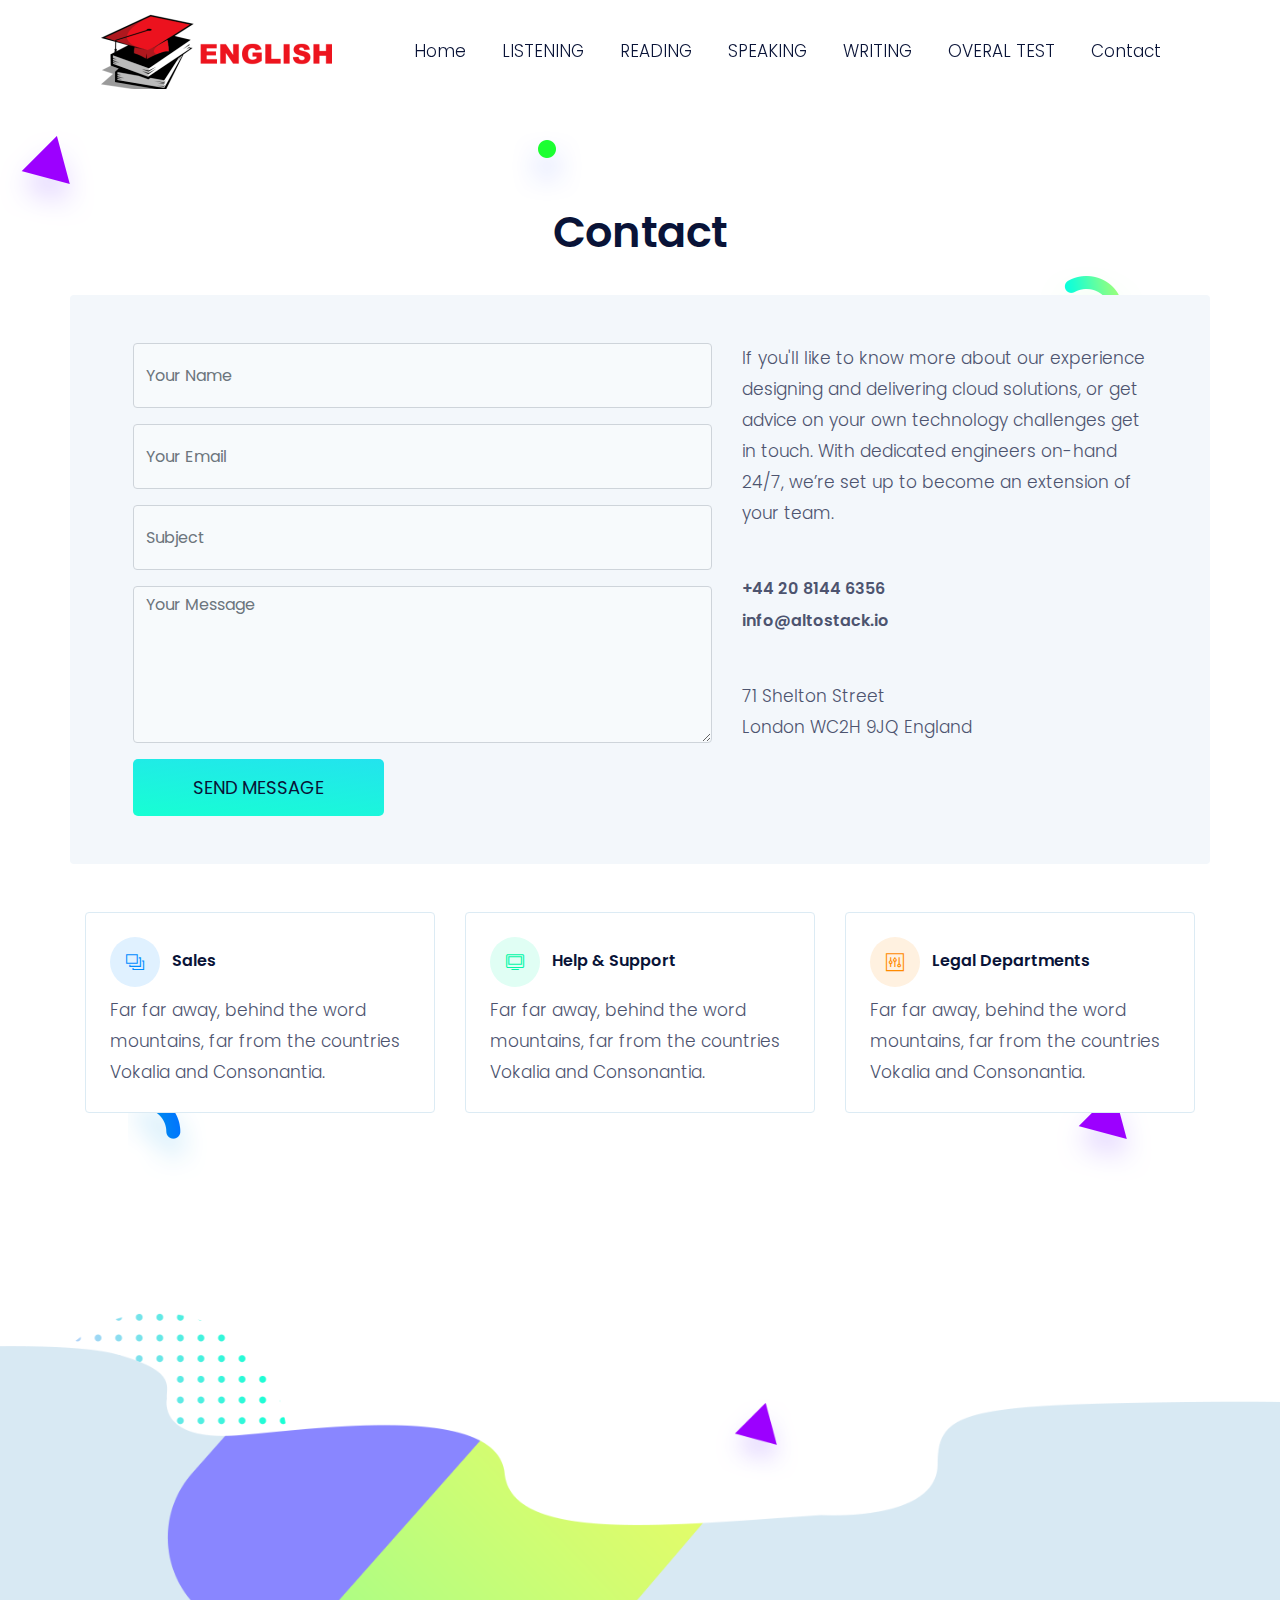
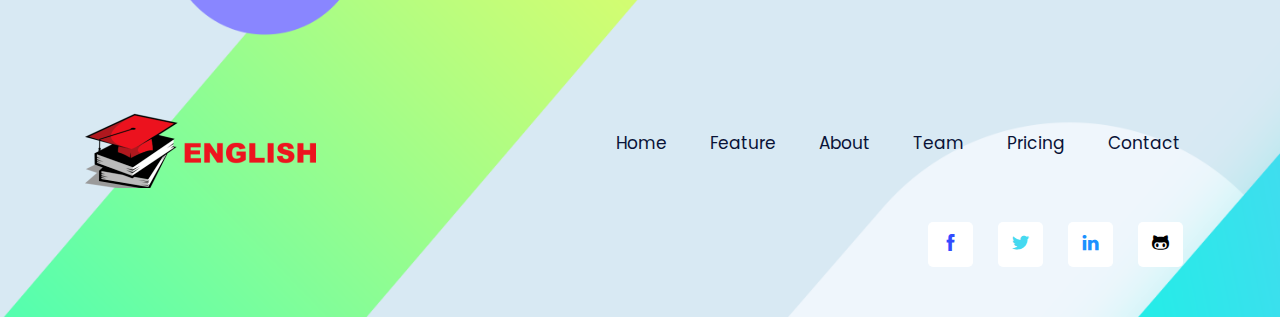
<file: contact.html>
<!DOCTYPE html>
<html lang="zxx">

<head>
  <meta charset="utf-8">
  <title>Dtox</title>

  <!-- mobile responsive meta -->
  <meta name="viewport" content="width=device-width, initial-scale=1">
  <meta name="viewport" content="width=device-width, initial-scale=1, maximum-scale=1">
  
  <!-- ** Plugins Needed for the Project ** -->
  <!-- Bootstrap -->
  <link rel="stylesheet" href="plugins/bootstrap/bootstrap.min.css">
  <!-- themefy-icon -->
  <link rel="stylesheet" href="plugins/themify-icons/themify-icons.css">
  <!-- slick slider -->
  <link rel="stylesheet" href="plugins/slick/slick.css">
  <!-- venobox popup -->
  <link rel="stylesheet" href="plugins/Venobox/venobox.css">
  <!-- aos -->
  <link rel="stylesheet" href="plugins/aos/aos.css">

  <!-- Main Stylesheet -->
  <link href="css/style.css" rel="stylesheet">
  
  <!--Favicon-->
  <link rel="shortcut icon" href="images/favicon.ico" type="image/x-icon">
  <link rel="icon" href="images/favicon.ico" type="image/x-icon">

</head>

<body>
  

<!-- navigation -->
<section class="fixed-top navigation">
  <div class="container">
    <nav class="navbar navbar-expand-lg navbar-light">
      <a class="navbar-brand" href="index.html"><img src="images/logo.png" alt="logo"></a>
      <button class="navbar-toggler border-0" type="button" data-toggle="collapse" data-target="#navbar" aria-controls="navbar"
        aria-expanded="false" aria-label="Toggle navigation">
        <span class="navbar-toggler-icon"></span>
      </button>
      <!-- navbar -->
      <div class="collapse navbar-collapse text-center" id="navbar">
        <ul class="navbar-nav ml-auto">
          <li class="nav-item">
            <a class="nav-link" href="index.html">Home</a>
          </li>
          <li class="nav-item">
            <a class="nav-link" href="./Listening.html">LISTENING</a>
          </li>
          <li class="nav-item">
            <a class="nav-link" href="./Reading.html">READING</a>
          </li>
          <li class="nav-item">
            <a class="nav-link page-scroll" href="./Speaking.html">SPEAKING</a>
          </li>
          <li class="nav-item">
            <a class="nav-link page-scroll" href="./Writing.html">WRITING</a>
          </li>
          <li class="nav-item">
            <a class="nav-link page-scroll" href="./OveralTest.html">OVERAL TEST</a>
          </li>
          <li class="nav-item">
            <a class="nav-link" href="./contact.html">Contact</a>
          </li>
        </ul>
      </div>
    </nav>
  </div>
</section>
<!-- /navigation -->

<!-- contact -->
<section class="section-lg contact">
    <div class="container">
        <div class="row">
            <div class="col-lg-12 text-center">
                <h2 class="section-title">Contact</h2>
            </div>
        </div>
        <div class="row contact-bg p-5 rounded mb-5">
            <div class="col-lg-7 mb-4 mb-lg-0">
                <form action="#">
                    <input type="text" class="form-control mb-3" id="name" name="name" placeholder="Your Name">
                    <input type="email" class="form-control mb-3" id="mail" name="mail" placeholder="Your Email">
                    <input type="text" class="form-control mb-3" id="subject" name="subject" placeholder="Subject">
                    <textarea name="message" id="message" class="form-control mb-3" placeholder="Your Message"></textarea>
                    <button type="submit" value="send" class="btn btn-secondary">SEND MESSAGE</button>
                </form>
            </div>
            <div class="col-lg-5">
                <p class="mb-5">If you'll like to know more about our experience designing and delivering cloud solutions, or get advice on your own technology challenges get in touch. With dedicated engineers on-hand 24/7,      we’re set up to become an extension of your team.</p>
                <a href="tel:+442081446356" class="text-color h5 d-block">+44 20 8144 6356</a>
                <a href="mailto:info@altostack.io" class="mb-5 text-color h5 d-block">info@altostack.io</a>
                <p>71 Shelton Street<br>London WC2H 9JQ England</p>
            </div>
        </div>
        <div class="row justify-content-center">
            <div class="col-lg-4 col-sm-6 mb-4 mb-lg-0">
                <div class="card p-4 border-blue">
                    <h5><i class="ti-layers-alt round-icon blue mr-2"></i> Sales</h5>
                    <p class="mb-0">Far far away, behind the word mountains, far from the countries Vokalia and Consonantia.</p>
                </div>
            </div>
            <div class="col-lg-4 col-sm-6 mb-4 mb-lg-0">
                <div class="card p-4 border-blue">
                    <h5><i class="ti-desktop round-icon green mr-2"></i> Help & Support</h5>
                    <p class="mb-0">Far far away, behind the word mountains, far from the countries Vokalia and Consonantia.</p>
                </div>
            </div>
            <div class="col-lg-4 col-sm-6 mb-4 mb-lg-0">
                <div class="card p-4 border-blue">
                    <h5><i class="ti-panel round-icon orange mr-2"></i> Legal Departments</h5>
                    <p class="mb-0">Far far away, behind the word mountains, far from the countries Vokalia and Consonantia.</p>
                </div>
            </div>
        </div>
    </div>
    <!-- background shapes -->
    <img class="contact-bg-1 up-down-animation" src="images/background-shape/feature-bg-2.png" alt="background-shape">
    <img class="contact-bg-2 left-right-animation" src="images/background-shape/green-half-cycle.png" alt="background-shape">
    <img class="contact-bg-3 up-down-animation" src="images/background-shape/green-dot.png" alt="background-shape">
    <img class="contact-bg-4 left-right-animation" src="images/background-shape/service-half-cycle.png" alt="background-shape">
    <img class="contact-bg-5 up-down-animation" src="images/background-shape/feature-bg-2.png" alt="background-shape">
</section>
<!-- /contact -->

<!-- footer -->
<footer class="footer-section footer" style="background-image: url(images/backgrounds/footer-bg.png);">
  <div class="container">
    <div class="row">
      <div class="col-lg-4 text-center text-lg-left mb-4 mb-lg-0">
        <!-- logo -->
        <a href="index.html">
          <img class="img-fluid" src="images/logo.png" alt="logo">
        </a>
      </div>
      <!-- footer menu -->
      <nav class="col-lg-8 align-self-center mb-5">
        <ul class="list-inline text-lg-right text-center footer-menu">
          <li class="list-inline-item active"><a href="index.html">Home</a></li>
          <li class="list-inline-item"><a class="page-scroll" href="#feature">Feature</a></li>
          <li class="list-inline-item"><a href="about.html">About</a></li>
          <li class="list-inline-item"><a class="page-scroll" href="#team">Team</a></li>
          <li class="list-inline-item"><a class="page-scroll" href="#pricing">Pricing</a></li>
          <li class="list-inline-item"><a href="contact.html">Contact</a></li>
        </ul>
      </nav>
      <!-- footer social icon -->
      <nav class="col-12">
        <ul class="list-inline text-lg-right text-center social-icon">
          <li class="list-inline-item">
            <a class="facebook" href="#"><i class="ti-facebook"></i></a>
          </li>
          <li class="list-inline-item">
            <a class="twitter" href="#"><i class="ti-twitter-alt"></i></a>
          </li>
          <li class="list-inline-item">
            <a class="linkedin" href="#"><i class="ti-linkedin"></i></a>
          </li>
          <li class="list-inline-item">
            <a class="black" href="#"><i class="ti-github"></i></a>
          </li>
        </ul>
      </nav>
    </div>
  </div>
</footer>
<!-- /footer -->

<!-- jQuery -->
<script src="plugins/jQuery/jquery.min.js"></script>
<!-- Bootstrap JS -->
<script src="plugins/bootstrap/bootstrap.min.js"></script>
<!-- slick slider -->
<script src="plugins/slick/slick.min.js"></script>
<!-- venobox -->
<script src="plugins/Venobox/venobox.min.js"></script>
<!-- aos -->
<script src="plugins/aos/aos.js"></script>
<!-- Main Script -->
<script src="js/script.js"></script>

</body>
</html>
</file>
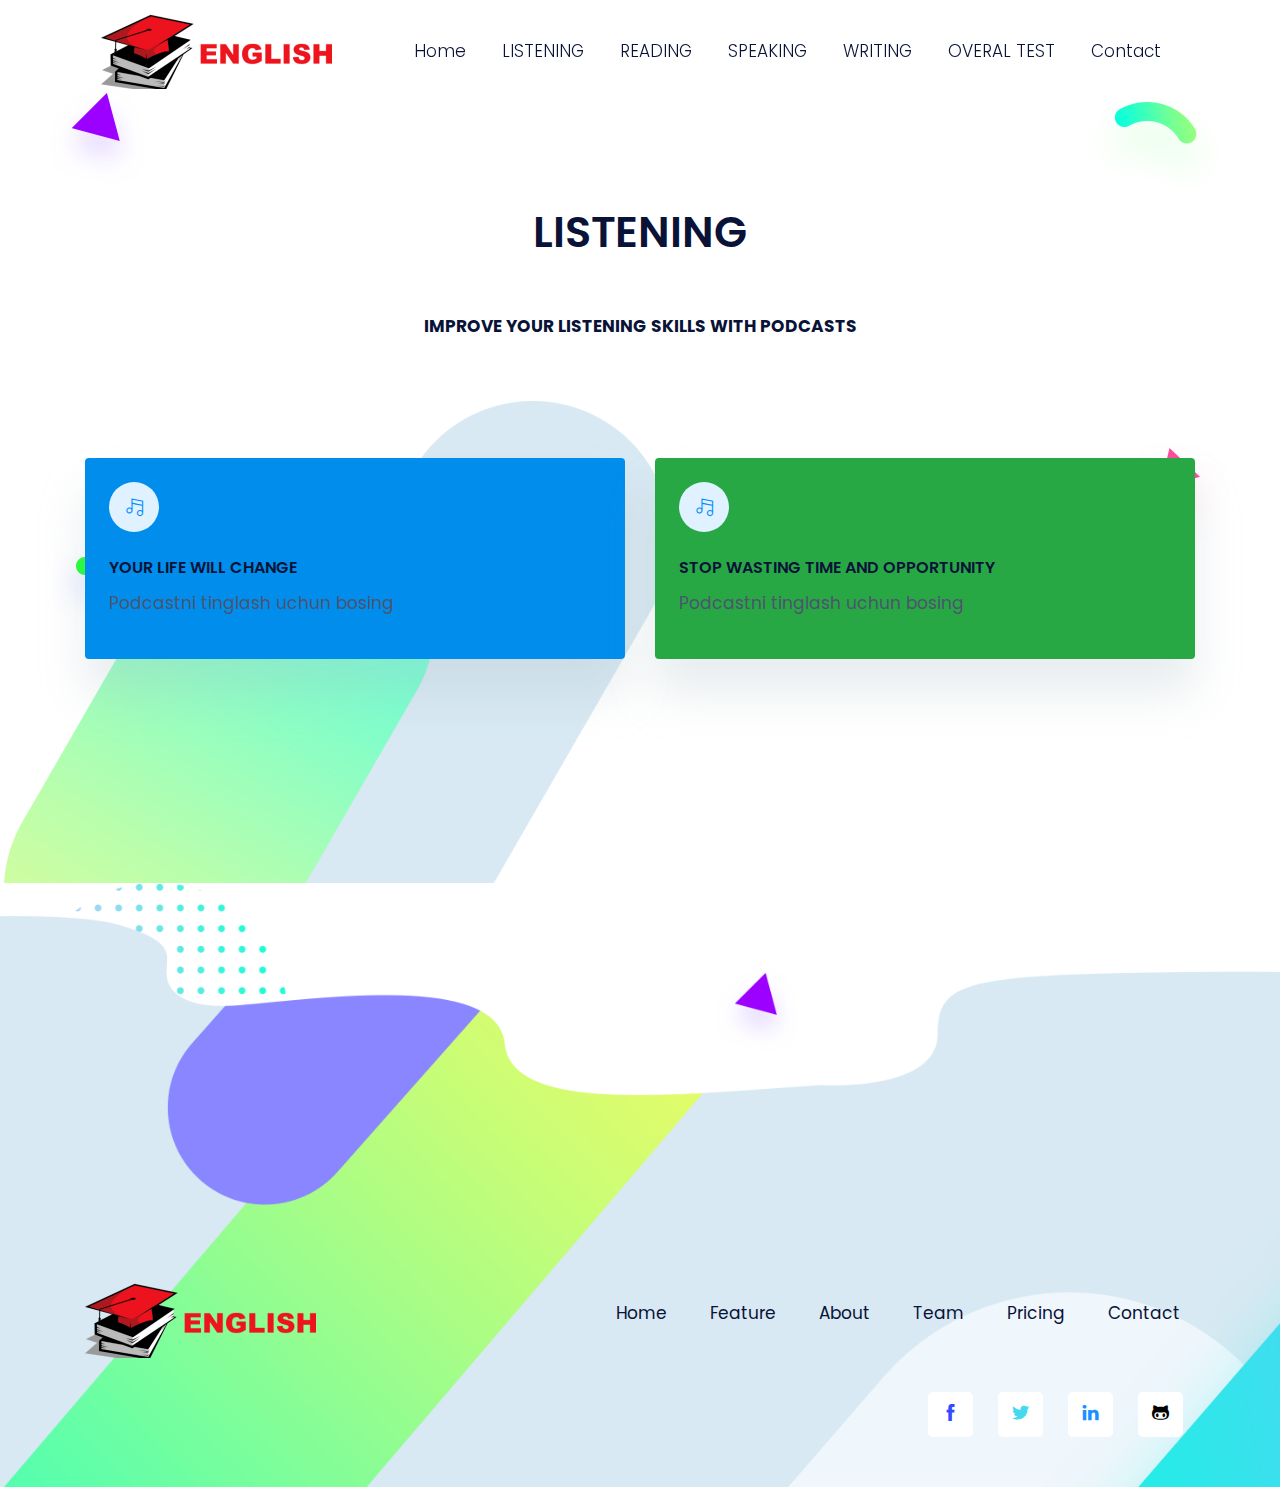
<file: Listening.html>
<!DOCTYPE html>
<html lang="zxx">
  <head>
    <meta charset="utf-8" />
    <title>LISTENING</title>

    <!-- mobile responsive meta -->
    <meta name="viewport" content="width=device-width, initial-scale=1" />
    <meta
      name="viewport"
      content="width=device-width, initial-scale=1, maximum-scale=1"
    />

    <!-- ** Plugins Needed for the Project ** -->
    <!-- Bootstrap -->
    <link rel="stylesheet" href="plugins/bootstrap/bootstrap.min.css" />
    <!-- themefy-icon -->
    <link rel="stylesheet" href="plugins/themify-icons/themify-icons.css" />
    <!-- slick slider -->
    <link rel="stylesheet" href="plugins/slick/slick.css" />
    <!-- venobox popup -->
    <link rel="stylesheet" href="plugins/Venobox/venobox.css" />
    <!-- aos -->
    <link rel="stylesheet" href="plugins/aos/aos.css" />

    <!-- Main Stylesheet -->
    <link href="css/style.css" rel="stylesheet" />

    <!--Favicon-->
    <link rel="shortcut icon" href="images/favicon.ico" type="image/x-icon" />
    <link rel="icon" href="images/favicon.ico" type="image/x-icon" />
  </head>

  <body>
    <!-- navigation -->
    <section class="fixed-top navigation">
      <div class="container">
        <nav class="navbar navbar-expand-lg navbar-light">
          <a class="navbar-brand" href="index.html"
            ><img src="images/logo.png" alt="logo"
          /></a>
          <button
            class="navbar-toggler border-0"
            type="button"
            data-toggle="collapse"
            data-target="#navbar"
            aria-controls="navbar"
            aria-expanded="false"
            aria-label="Toggle navigation"
          >
            <span class="navbar-toggler-icon"></span>
          </button>
          <!-- navbar -->
          <div class="collapse navbar-collapse text-center" id="navbar">
            <ul class="navbar-nav ml-auto">
              <li class="nav-item">
                <a class="nav-link" href="index.html">Home</a>
              </li>
              <li class="nav-item">
                <a class="nav-link" href="./Listening.html">LISTENING</a>
              </li>
              <li class="nav-item">
                <a class="nav-link" href="./Reading.html">READING</a>
              </li>
              <li class="nav-item">
                <a class="nav-link page-scroll" href="./Speaking.html"
                  >SPEAKING</a
                >
              </li>
              <li class="nav-item">
                <a class="nav-link page-scroll" href="./Writing.html"
                  >WRITING</a
                >
              </li>
              <li class="nav-item">
                <a class="nav-link page-scroll" href="./OveralTest.html"
                  >OVERAL TEST</a
                >
              </li>
              <li class="nav-item">
                <a class="nav-link" href="./contact.html">Contact</a>
              </li>
            </ul>
          </div>
        </nav>
      </div>
    </section>
    <!-- /navigation -->

    <!-- service -->
    <section
      class="section-lg service-bg-image position-relative"
      style="background-image: url(images/backgrounds/service-page.png)"
    >
      <div class="container">
        <div class="row">
          <div class="col-12 text-center">
            <h2 class="section-title">LISTENING</h2>
            <p class="mb-100 p-3 font-weight-bold mb-2 bg-grey text-dark">
              IMPROVE YOUR LISTENING SKILLS WITH PODCASTS
            </p>
          </div>
          <div class="col-sm-6 mb-4" style="border-radius: 20px">
            <a href="./podcast/podcast1.html">
              <div class="rounded p-4 shadow-primary bg-primary">
                <i class="ti-music-alt round-icon blue mb-4"></i>
                <h5>YOUR LIFE WILL CHANGE</h5>
                <p><b>Podcastni tinglash uchun bosing</b></p>
              </div>
            </a>
          </div>
          <div class="col-sm-6 mb-4" style="border-radius: 20px">
            <a href="./podcast/podcast2.html">
              <div class="rounded p-4 shadow-primary bg-success">
                <i class="ti-music-alt round-icon blue mb-4"></i>
                <h5>STOP WASTING TIME AND OPPORTUNITY</h5>
                <p><b>Podcastni tinglash uchun bosing</b></p>
              </div>
            </a>
          </div>
        </div>
      </div>
      <!-- background shapes -->
      <img
        class="service-bg-1 up-down-animation"
        src="images/background-shape/feature-bg-2.png"
        alt=""
      />
      <img
        class="service-bg-2 left-right-animation"
        src="images/background-shape/seo-half-cycle.png"
        alt=""
      />
      <img
        class="service-bg-3 up-down-animation"
        src="images/background-shape/team-bg-triangle.png"
        alt=""
      />
      <img
        class="service-bg-4 left-right-animation"
        src="images/background-shape/green-dot.png"
        alt=""
      />
      <img
        class="service-bg-5 up-down-animation"
        src="images/background-shape/team-bg-triangle.png"
        alt=""
      />
    </section>
    <!-- /service -->

    <!-- footer -->
    <footer
      class="footer-section footer"
      style="background-image: url(images/backgrounds/footer-bg.png)"
    >
      <div class="container">
        <div class="row">
          <div class="col-lg-4 text-center text-lg-left mb-4 mb-lg-0">
            <!-- logo -->
            <a href="index.html">
              <img class="img-fluid" src="images/logo.png" alt="logo" />
            </a>
          </div>
          <!-- footer menu -->
          <nav class="col-lg-8 align-self-center mb-5">
            <ul class="list-inline text-lg-right text-center footer-menu">
              <li class="list-inline-item active">
                <a href="index.html">Home</a>
              </li>
              <li class="list-inline-item">
                <a class="page-scroll" href="#feature">Feature</a>
              </li>
              <li class="list-inline-item"><a href="about.html">About</a></li>
              <li class="list-inline-item">
                <a class="page-scroll" href="#team">Team</a>
              </li>
              <li class="list-inline-item">
                <a class="page-scroll" href="#pricing">Pricing</a>
              </li>
              <li class="list-inline-item">
                <a href="contact.html">Contact</a>
              </li>
            </ul>
          </nav>
          <!-- footer social icon -->
          <nav class="col-12">
            <ul class="list-inline text-lg-right text-center social-icon">
              <li class="list-inline-item">
                <a class="facebook" href="#"><i class="ti-facebook"></i></a>
              </li>
              <li class="list-inline-item">
                <a class="twitter" href="#"><i class="ti-twitter-alt"></i></a>
              </li>
              <li class="list-inline-item">
                <a class="linkedin" href="#"><i class="ti-linkedin"></i></a>
              </li>
              <li class="list-inline-item">
                <a class="black" href="#"><i class="ti-github"></i></a>
              </li>
            </ul>
          </nav>
        </div>
      </div>
    </footer>
    <!-- /footer -->

    <!-- jQuery -->
    <script src="plugins/jQuery/jquery.min.js"></script>
    <!-- Bootstrap JS -->
    <script src="plugins/bootstrap/bootstrap.min.js"></script>
    <!-- slick slider -->
    <script src="plugins/slick/slick.min.js"></script>
    <!-- venobox -->
    <script src="plugins/Venobox/venobox.min.js"></script>
    <!-- aos -->
    <script src="plugins/aos/aos.js"></script>
    <!-- Main Script -->
    <script src="js/script.js"></script>
  </body>
</html>
</file>
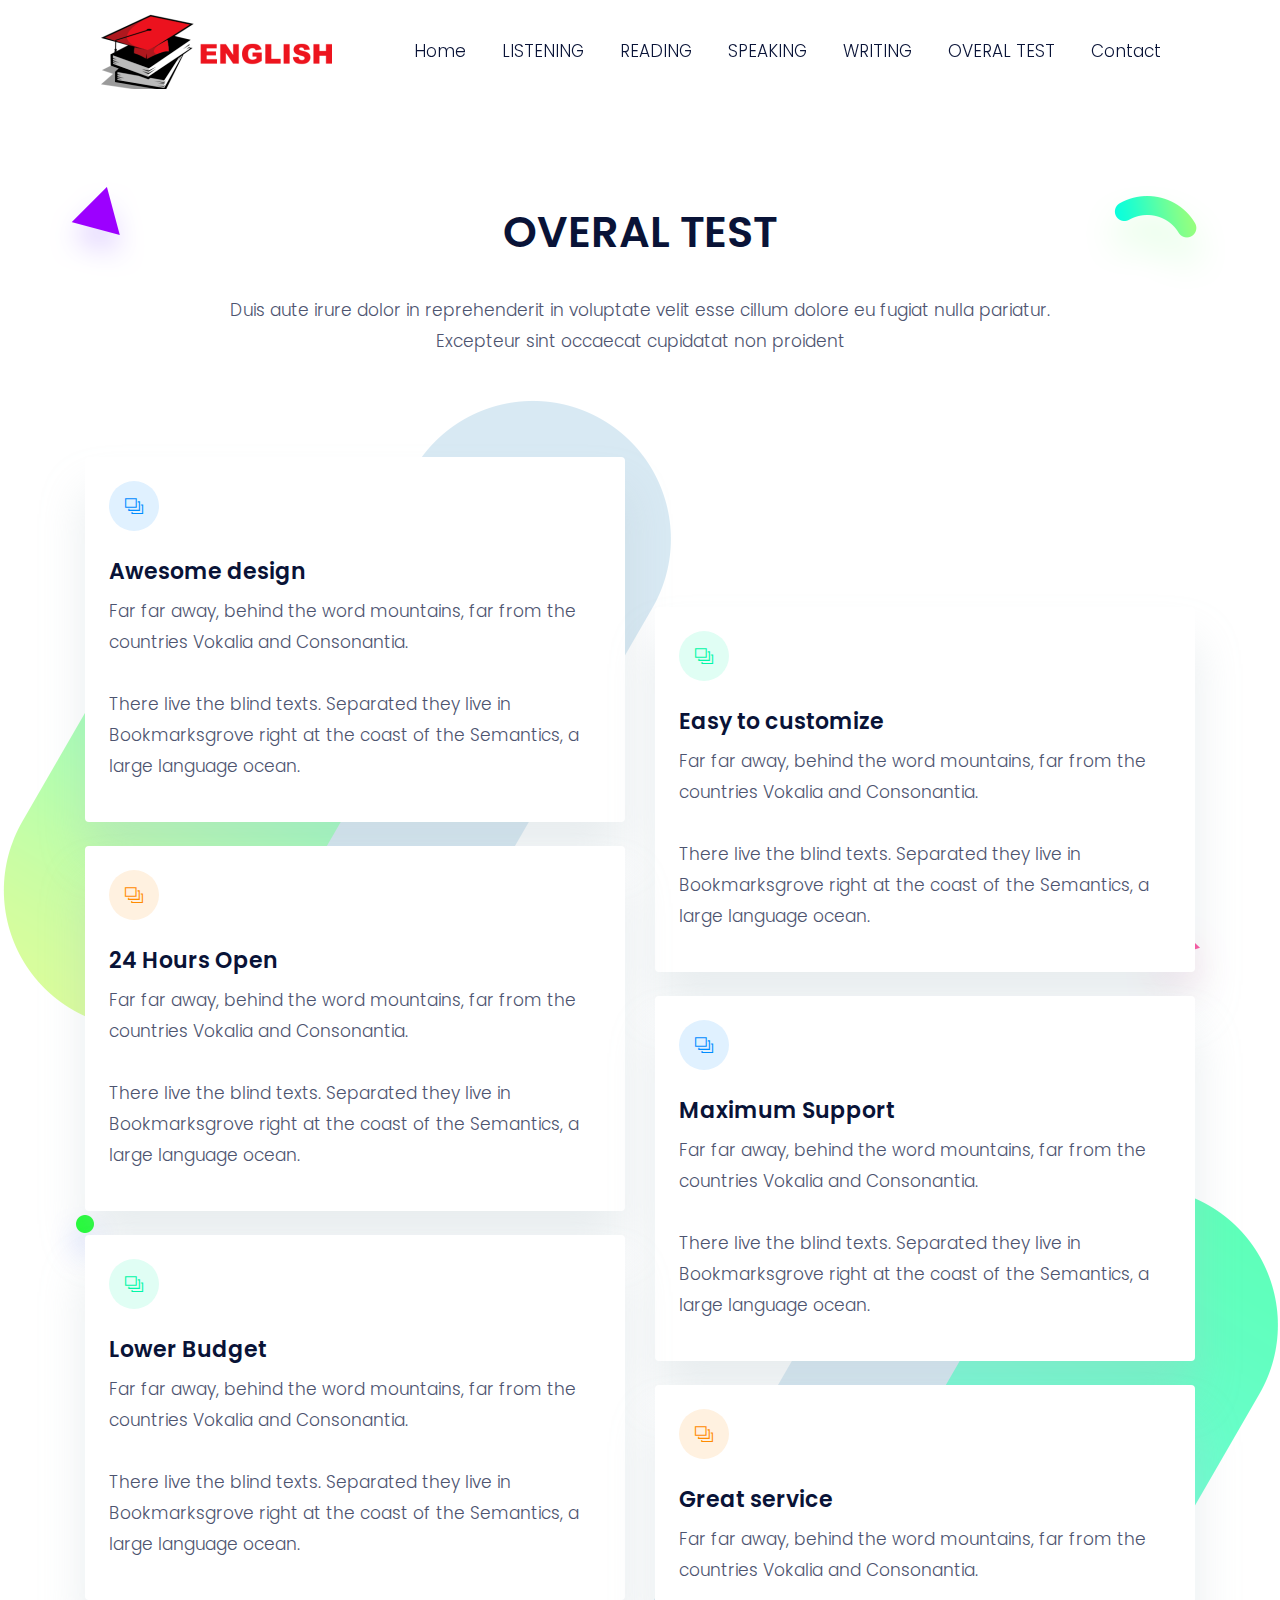
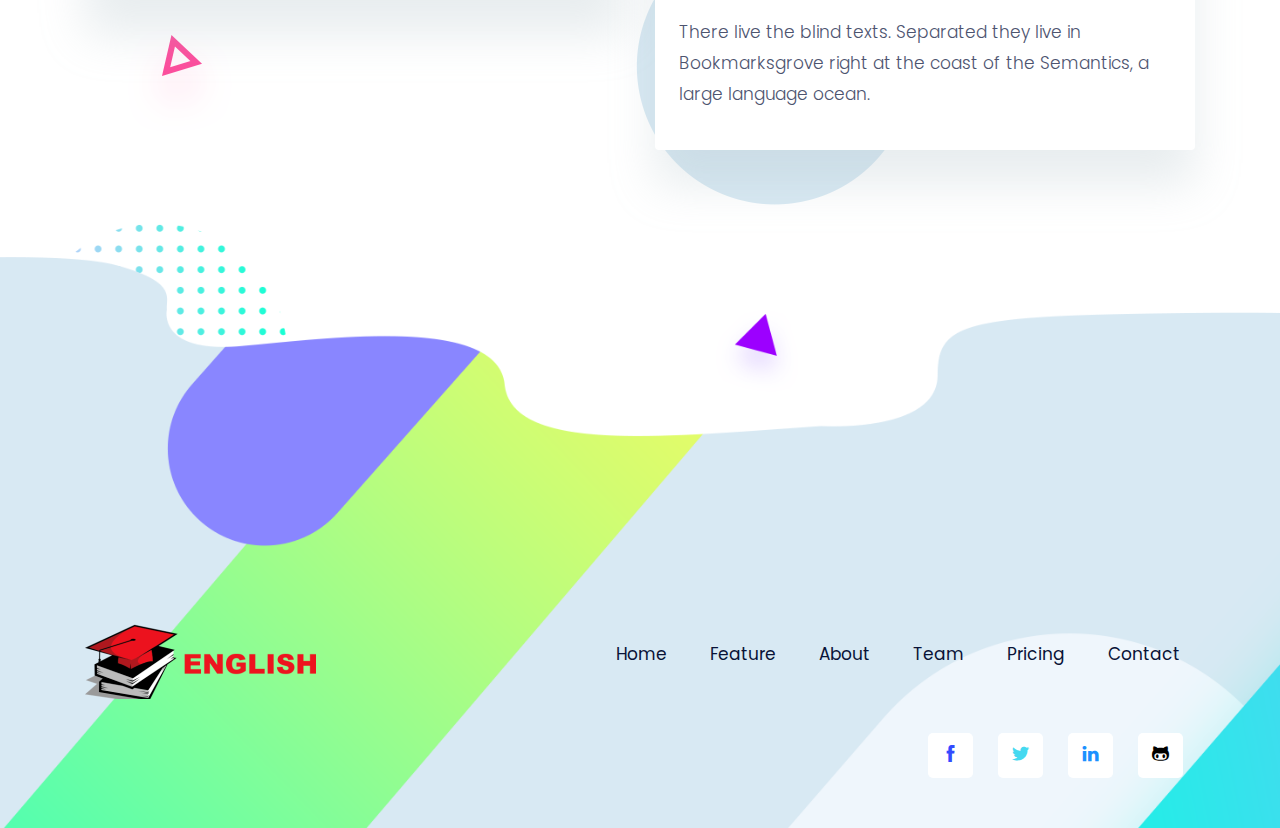
<file: OveralTest.html>
<!DOCTYPE html>
<html lang="zxx">

<head>
  <meta charset="utf-8">
  <title>Dtox</title>

  <!-- mobile responsive meta -->
  <meta name="viewport" content="width=device-width, initial-scale=1">
  <meta name="viewport" content="width=device-width, initial-scale=1, maximum-scale=1">
  
  <!-- ** Plugins Needed for the Project ** -->
  <!-- Bootstrap -->
  <link rel="stylesheet" href="plugins/bootstrap/bootstrap.min.css">
  <!-- themefy-icon -->
  <link rel="stylesheet" href="plugins/themify-icons/themify-icons.css">
  <!-- slick slider -->
  <link rel="stylesheet" href="plugins/slick/slick.css">
  <!-- venobox popup -->
  <link rel="stylesheet" href="plugins/Venobox/venobox.css">
  <!-- aos -->
  <link rel="stylesheet" href="plugins/aos/aos.css">

  <!-- Main Stylesheet -->
  <link href="css/style.css" rel="stylesheet">
  
  <!--Favicon-->
  <link rel="shortcut icon" href="images/favicon.ico" type="image/x-icon">
  <link rel="icon" href="images/favicon.ico" type="image/x-icon">

</head>

<body>
  

<!-- navigation -->
<section class="fixed-top navigation">
  <div class="container">
    <nav class="navbar navbar-expand-lg navbar-light">
      <a class="navbar-brand" href="index.html"><img src="images/logo.png" alt="logo"></a>
      <button class="navbar-toggler border-0" type="button" data-toggle="collapse" data-target="#navbar" aria-controls="navbar"
        aria-expanded="false" aria-label="Toggle navigation">
        <span class="navbar-toggler-icon"></span>
      </button>
      <!-- navbar -->
      <div class="collapse navbar-collapse text-center" id="navbar">
        <ul class="navbar-nav ml-auto">
          <li class="nav-item">
            <a class="nav-link" href="index.html">Home</a>
          </li>
          <li class="nav-item">
            <a class="nav-link" href="./Listening.html">LISTENING</a>
          </li>
          <li class="nav-item">
            <a class="nav-link" href="./Reading.html">READING</a>
          </li>
          <li class="nav-item">
            <a class="nav-link page-scroll" href="./Speaking.html">SPEAKING</a>
          </li>
          <li class="nav-item">
            <a class="nav-link page-scroll" href="./Writing.html">WRITING</a>
          </li>
          <li class="nav-item">
            <a class="nav-link page-scroll" href="./OveralTest.html">OVERAL TEST</a>
          </li>
          <li class="nav-item">
            <a class="nav-link" href="./contact.html">Contact</a>
          </li>
        </ul>
      </div>
    </nav>
  </div>
</section>
<!-- /navigation -->

<!-- service -->
<section class="section-lg service-bg-image position-relative" style="background-image: url(images/backgrounds/service-page.png);">
    <div class="container">
        <div class="row">
            <div class="col-12 text-center">
                <h2 class="section-title">OVERAL TEST</h2>
                <p class="mb-100">Duis aute irure dolor in reprehenderit in voluptate velit esse cillum dolore eu fugiat nulla pariatur.<br>Excepteur sint occaecat cupidatat non proident</p>
            </div>
            <!-- service item -->
            <div class="col-sm-6 mb-4">
                <div class="rounded bg-white p-4 shadow-primary">
                    <i class="ti-layers-alt round-icon blue mb-4"></i>
                    <h4>Awesome design</h4>
                    <p>Far far away, behind the word mountains, far from the countries Vokalia and Consonantia.<br><br>There live the blind texts. Separated they live in Bookmarksgrove right at the coast of the Semantics, a large language ocean.</p>
                </div>
            </div>
            <!-- service item -->
            <div class="col-sm-6 mb-4 translate-y-150">
                <div class="rounded bg-white p-4 shadow-primary">
                    <i class="ti-layers-alt round-icon green mb-4"></i>
                    <h4>Easy to customize</h4>
                    <p>Far far away, behind the word mountains, far from the countries Vokalia and Consonantia.<br><br>There live the blind texts. Separated they live in Bookmarksgrove right at the coast of the Semantics, a large language ocean.</p>
                </div>
            </div>
            <!-- service item -->
            <div class="col-sm-6 mb-4">
                <div class="rounded bg-white p-4 shadow-primary">
                    <i class="ti-layers-alt round-icon orange mb-4"></i>
                    <h4>24 Hours Open</h4>
                    <p>Far far away, behind the word mountains, far from the countries Vokalia and Consonantia.<br><br>There live the blind texts. Separated they live in Bookmarksgrove right at the coast of the Semantics, a large language ocean.</p>
                </div>
            </div>
            <!-- service item -->
            <div class="col-sm-6 mb-4 translate-y-150">
                <div class="rounded bg-white p-4 shadow-primary">
                    <i class="ti-layers-alt round-icon blue mb-4"></i>
                    <h4>Maximum Support</h4>
                    <p>Far far away, behind the word mountains, far from the countries Vokalia and Consonantia.<br><br>There live the blind texts. Separated they live in Bookmarksgrove right at the coast of the Semantics, a large language ocean.</p>
                </div>
            </div>
            <!-- service item -->
            <div class="col-sm-6 mb-4">
                <div class="rounded bg-white p-4 shadow-primary">
                    <i class="ti-layers-alt round-icon green mb-4"></i>
                    <h4>Lower Budget</h4>
                    <p>Far far away, behind the word mountains, far from the countries Vokalia and Consonantia.<br><br>There live the blind texts. Separated they live in Bookmarksgrove right at the coast of the Semantics, a large language ocean.</p>
                </div>
            </div>
            <!-- service item -->
            <div class="col-sm-6 mb-4 translate-y-150">
                <div class="rounded bg-white p-4 shadow-primary">
                    <i class="ti-layers-alt round-icon orange mb-4"></i>
                    <h4>Great service</h4>
                    <p>Far far away, behind the word mountains, far from the countries Vokalia and Consonantia.<br><br>There live the blind texts. Separated they live in Bookmarksgrove right at the coast of the Semantics, a large language ocean.</p>
                </div>
            </div>
        </div>
    </div>
    <!-- background shapes -->
    <img class="service-bg-1 up-down-animation" src="images/background-shape/feature-bg-2.png" alt="">
    <img class="service-bg-2 left-right-animation" src="images/background-shape/seo-half-cycle.png" alt="">
    <img class="service-bg-3 up-down-animation" src="images/background-shape/team-bg-triangle.png" alt="">
    <img class="service-bg-4 left-right-animation" src="images/background-shape/green-dot.png" alt="">
    <img class="service-bg-5 up-down-animation" src="images/background-shape/team-bg-triangle.png" alt="">
</section>
<!-- /service -->

<!-- footer -->
<footer class="footer-section footer" style="background-image: url(images/backgrounds/footer-bg.png);">
  <div class="container">
    <div class="row">
      <div class="col-lg-4 text-center text-lg-left mb-4 mb-lg-0">
        <!-- logo -->
        <a href="index.html">
          <img class="img-fluid" src="images/logo.png" alt="logo">
        </a>
      </div>
      <!-- footer menu -->
      <nav class="col-lg-8 align-self-center mb-5">
        <ul class="list-inline text-lg-right text-center footer-menu">
          <li class="list-inline-item active"><a href="index.html">Home</a></li>
          <li class="list-inline-item"><a class="page-scroll" href="#feature">Feature</a></li>
          <li class="list-inline-item"><a href="about.html">About</a></li>
          <li class="list-inline-item"><a class="page-scroll" href="#team">Team</a></li>
          <li class="list-inline-item"><a class="page-scroll" href="#pricing">Pricing</a></li>
          <li class="list-inline-item"><a href="contact.html">Contact</a></li>
        </ul>
      </nav>
      <!-- footer social icon -->
      <nav class="col-12">
        <ul class="list-inline text-lg-right text-center social-icon">
          <li class="list-inline-item">
            <a class="facebook" href="#"><i class="ti-facebook"></i></a>
          </li>
          <li class="list-inline-item">
            <a class="twitter" href="#"><i class="ti-twitter-alt"></i></a>
          </li>
          <li class="list-inline-item">
            <a class="linkedin" href="#"><i class="ti-linkedin"></i></a>
          </li>
          <li class="list-inline-item">
            <a class="black" href="#"><i class="ti-github"></i></a>
          </li>
        </ul>
      </nav>
    </div>
  </div>
</footer>
<!-- /footer -->

<!-- jQuery -->
<script src="plugins/jQuery/jquery.min.js"></script>
<!-- Bootstrap JS -->
<script src="plugins/bootstrap/bootstrap.min.js"></script>
<!-- slick slider -->
<script src="plugins/slick/slick.min.js"></script>
<!-- venobox -->
<script src="plugins/Venobox/venobox.min.js"></script>
<!-- aos -->
<script src="plugins/aos/aos.js"></script>
<!-- Main Script -->
<script src="js/script.js"></script>

</body>
</html>
</file>
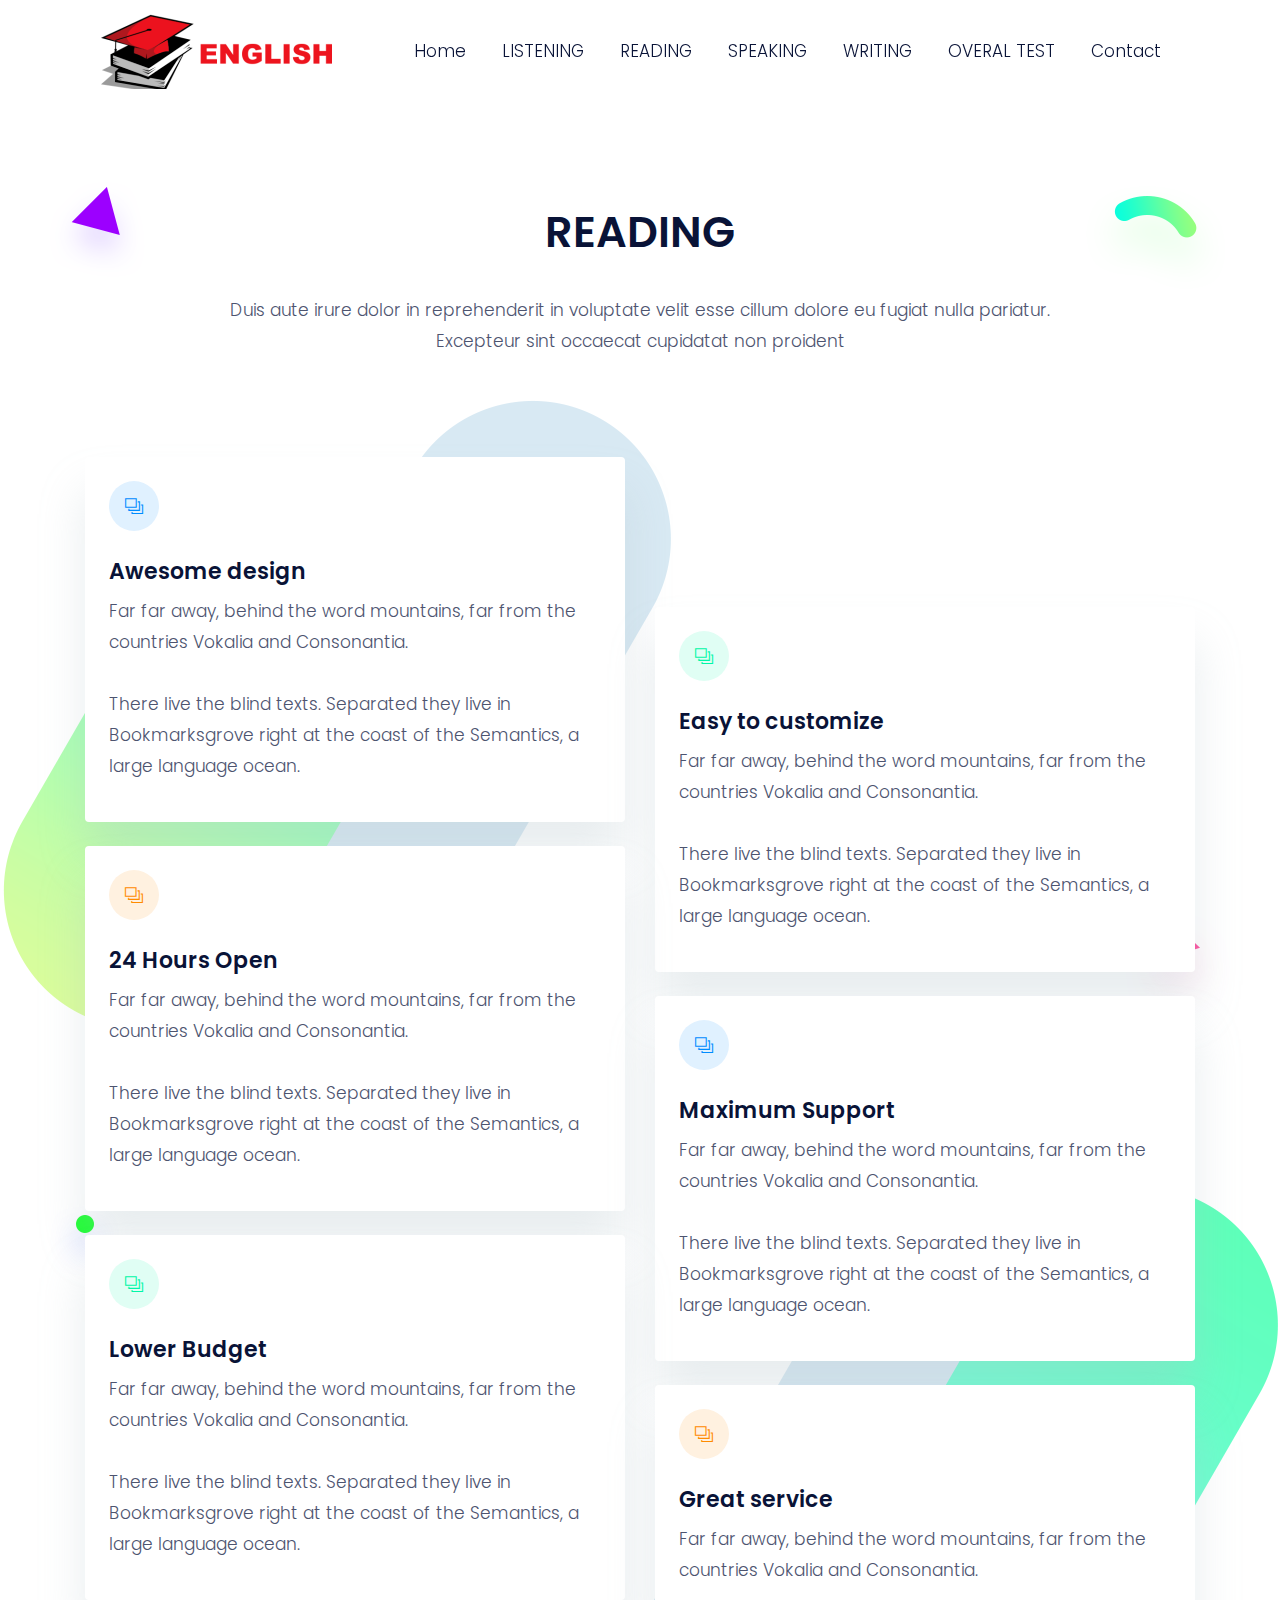
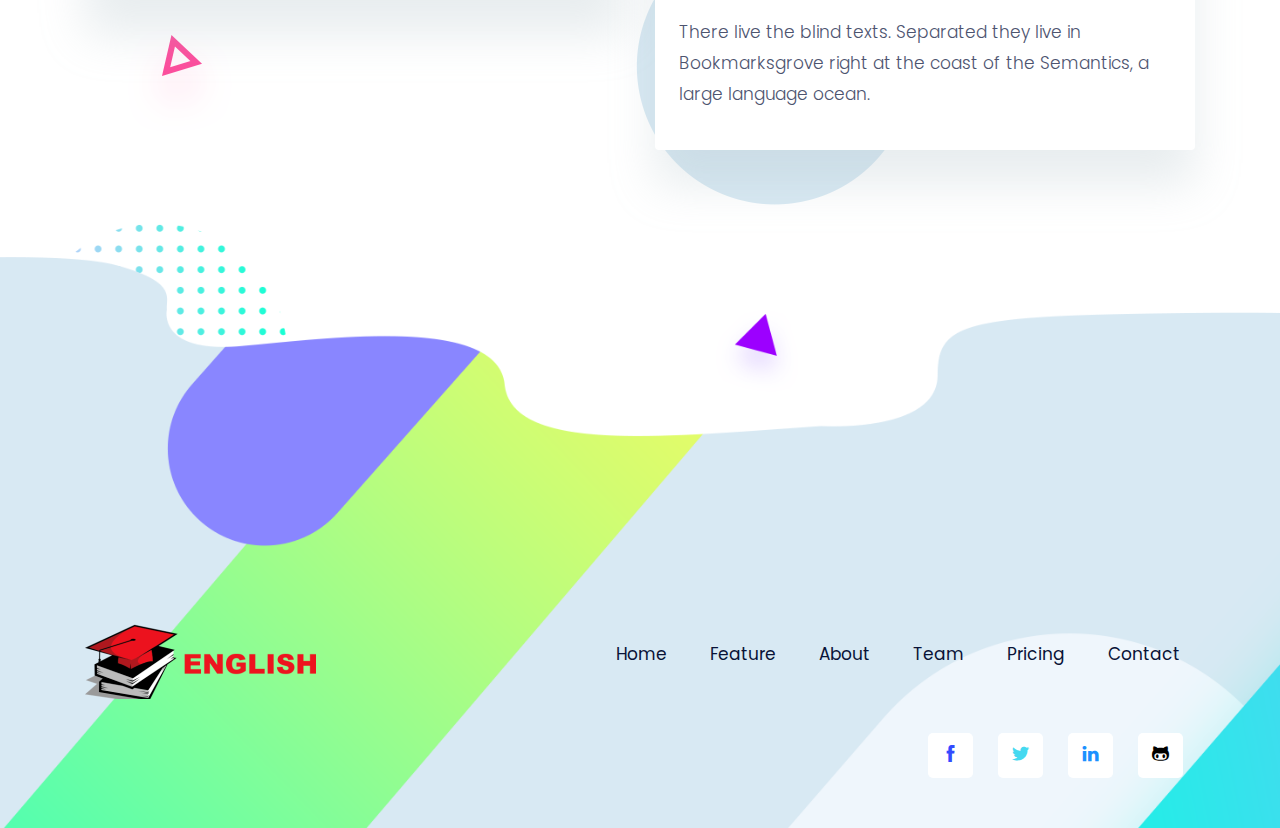
<file: Reading.html>
<!DOCTYPE html>
<html lang="zxx">

<head>
  <meta charset="utf-8">
  <title>Dtox</title>

  <!-- mobile responsive meta -->
  <meta name="viewport" content="width=device-width, initial-scale=1">
  <meta name="viewport" content="width=device-width, initial-scale=1, maximum-scale=1">
  
  <!-- ** Plugins Needed for the Project ** -->
  <!-- Bootstrap -->
  <link rel="stylesheet" href="plugins/bootstrap/bootstrap.min.css">
  <!-- themefy-icon -->
  <link rel="stylesheet" href="plugins/themify-icons/themify-icons.css">
  <!-- slick slider -->
  <link rel="stylesheet" href="plugins/slick/slick.css">
  <!-- venobox popup -->
  <link rel="stylesheet" href="plugins/Venobox/venobox.css">
  <!-- aos -->
  <link rel="stylesheet" href="plugins/aos/aos.css">

  <!-- Main Stylesheet -->
  <link href="css/style.css" rel="stylesheet">
  
  <!--Favicon-->
  <link rel="shortcut icon" href="images/favicon.ico" type="image/x-icon">
  <link rel="icon" href="images/favicon.ico" type="image/x-icon">

</head>

<body>
  

<!-- navigation -->
<section class="fixed-top navigation">
  <div class="container">
    <nav class="navbar navbar-expand-lg navbar-light">
      <a class="navbar-brand" href="index.html"><img src="images/logo.png" alt="logo"></a>
      <button class="navbar-toggler border-0" type="button" data-toggle="collapse" data-target="#navbar" aria-controls="navbar"
        aria-expanded="false" aria-label="Toggle navigation">
        <span class="navbar-toggler-icon"></span>
      </button>
      <!-- navbar -->
      <div class="collapse navbar-collapse text-center" id="navbar">
        <ul class="navbar-nav ml-auto">
          <li class="nav-item">
            <a class="nav-link" href="index.html">Home</a>
          </li>
          <li class="nav-item">
            <a class="nav-link" href="./Listening.html">LISTENING</a>
          </li>
          <li class="nav-item">
            <a class="nav-link" href="./Reading.html">READING</a>
          </li>
          <li class="nav-item">
            <a class="nav-link page-scroll" href="./Speaking.html">SPEAKING</a>
          </li>
          <li class="nav-item">
            <a class="nav-link page-scroll" href="./Writing.html">WRITING</a>
          </li>
          <li class="nav-item">
            <a class="nav-link page-scroll" href="./OveralTest.html">OVERAL TEST</a>
          </li>
          <li class="nav-item">
            <a class="nav-link" href="./contact.html">Contact</a>
          </li>
        </ul>
      </div>
    </nav>
  </div>
</section>
<!-- /navigation -->

<!-- service -->
<section class="section-lg service-bg-image position-relative" style="background-image: url(images/backgrounds/service-page.png);">
    <div class="container">
        <div class="row">
            <div class="col-12 text-center">
                <h2 class="section-title">READING</h2>
                <p class="mb-100">Duis aute irure dolor in reprehenderit in voluptate velit esse cillum dolore eu fugiat nulla pariatur.<br>Excepteur sint occaecat cupidatat non proident</p>
            </div>
            <!-- service item -->
            <div class="col-sm-6 mb-4">
                <div class="rounded bg-white p-4 shadow-primary">
                    <i class="ti-layers-alt round-icon blue mb-4"></i>
                    <h4>Awesome design</h4>
                    <p>Far far away, behind the word mountains, far from the countries Vokalia and Consonantia.<br><br>There live the blind texts. Separated they live in Bookmarksgrove right at the coast of the Semantics, a large language ocean.</p>
                </div>
            </div>
            <!-- service item -->
            <div class="col-sm-6 mb-4 translate-y-150">
                <div class="rounded bg-white p-4 shadow-primary">
                    <i class="ti-layers-alt round-icon green mb-4"></i>
                    <h4>Easy to customize</h4>
                    <p>Far far away, behind the word mountains, far from the countries Vokalia and Consonantia.<br><br>There live the blind texts. Separated they live in Bookmarksgrove right at the coast of the Semantics, a large language ocean.</p>
                </div>
            </div>
            <!-- service item -->
            <div class="col-sm-6 mb-4">
                <div class="rounded bg-white p-4 shadow-primary">
                    <i class="ti-layers-alt round-icon orange mb-4"></i>
                    <h4>24 Hours Open</h4>
                    <p>Far far away, behind the word mountains, far from the countries Vokalia and Consonantia.<br><br>There live the blind texts. Separated they live in Bookmarksgrove right at the coast of the Semantics, a large language ocean.</p>
                </div>
            </div>
            <!-- service item -->
            <div class="col-sm-6 mb-4 translate-y-150">
                <div class="rounded bg-white p-4 shadow-primary">
                    <i class="ti-layers-alt round-icon blue mb-4"></i>
                    <h4>Maximum Support</h4>
                    <p>Far far away, behind the word mountains, far from the countries Vokalia and Consonantia.<br><br>There live the blind texts. Separated they live in Bookmarksgrove right at the coast of the Semantics, a large language ocean.</p>
                </div>
            </div>
            <!-- service item -->
            <div class="col-sm-6 mb-4">
                <div class="rounded bg-white p-4 shadow-primary">
                    <i class="ti-layers-alt round-icon green mb-4"></i>
                    <h4>Lower Budget</h4>
                    <p>Far far away, behind the word mountains, far from the countries Vokalia and Consonantia.<br><br>There live the blind texts. Separated they live in Bookmarksgrove right at the coast of the Semantics, a large language ocean.</p>
                </div>
            </div>
            <!-- service item -->
            <div class="col-sm-6 mb-4 translate-y-150">
                <div class="rounded bg-white p-4 shadow-primary">
                    <i class="ti-layers-alt round-icon orange mb-4"></i>
                    <h4>Great service</h4>
                    <p>Far far away, behind the word mountains, far from the countries Vokalia and Consonantia.<br><br>There live the blind texts. Separated they live in Bookmarksgrove right at the coast of the Semantics, a large language ocean.</p>
                </div>
            </div>
        </div>
    </div>
    <!-- background shapes -->
    <img class="service-bg-1 up-down-animation" src="images/background-shape/feature-bg-2.png" alt="">
    <img class="service-bg-2 left-right-animation" src="images/background-shape/seo-half-cycle.png" alt="">
    <img class="service-bg-3 up-down-animation" src="images/background-shape/team-bg-triangle.png" alt="">
    <img class="service-bg-4 left-right-animation" src="images/background-shape/green-dot.png" alt="">
    <img class="service-bg-5 up-down-animation" src="images/background-shape/team-bg-triangle.png" alt="">
</section>
<!-- /service -->

<!-- footer -->
<footer class="footer-section footer" style="background-image: url(images/backgrounds/footer-bg.png);">
  <div class="container">
    <div class="row">
      <div class="col-lg-4 text-center text-lg-left mb-4 mb-lg-0">
        <!-- logo -->
        <a href="index.html">
          <img class="img-fluid" src="images/logo.png" alt="logo">
        </a>
      </div>
      <!-- footer menu -->
      <nav class="col-lg-8 align-self-center mb-5">
        <ul class="list-inline text-lg-right text-center footer-menu">
          <li class="list-inline-item active"><a href="index.html">Home</a></li>
          <li class="list-inline-item"><a class="page-scroll" href="#feature">Feature</a></li>
          <li class="list-inline-item"><a href="about.html">About</a></li>
          <li class="list-inline-item"><a class="page-scroll" href="#team">Team</a></li>
          <li class="list-inline-item"><a class="page-scroll" href="#pricing">Pricing</a></li>
          <li class="list-inline-item"><a href="contact.html">Contact</a></li>
        </ul>
      </nav>
      <!-- footer social icon -->
      <nav class="col-12">
        <ul class="list-inline text-lg-right text-center social-icon">
          <li class="list-inline-item">
            <a class="facebook" href="#"><i class="ti-facebook"></i></a>
          </li>
          <li class="list-inline-item">
            <a class="twitter" href="#"><i class="ti-twitter-alt"></i></a>
          </li>
          <li class="list-inline-item">
            <a class="linkedin" href="#"><i class="ti-linkedin"></i></a>
          </li>
          <li class="list-inline-item">
            <a class="black" href="#"><i class="ti-github"></i></a>
          </li>
        </ul>
      </nav>
    </div>
  </div>
</footer>
<!-- /footer -->

<!-- jQuery -->
<script src="plugins/jQuery/jquery.min.js"></script>
<!-- Bootstrap JS -->
<script src="plugins/bootstrap/bootstrap.min.js"></script>
<!-- slick slider -->
<script src="plugins/slick/slick.min.js"></script>
<!-- venobox -->
<script src="plugins/Venobox/venobox.min.js"></script>
<!-- aos -->
<script src="plugins/aos/aos.js"></script>
<!-- Main Script -->
<script src="js/script.js"></script>

</body>
</html>
</file>
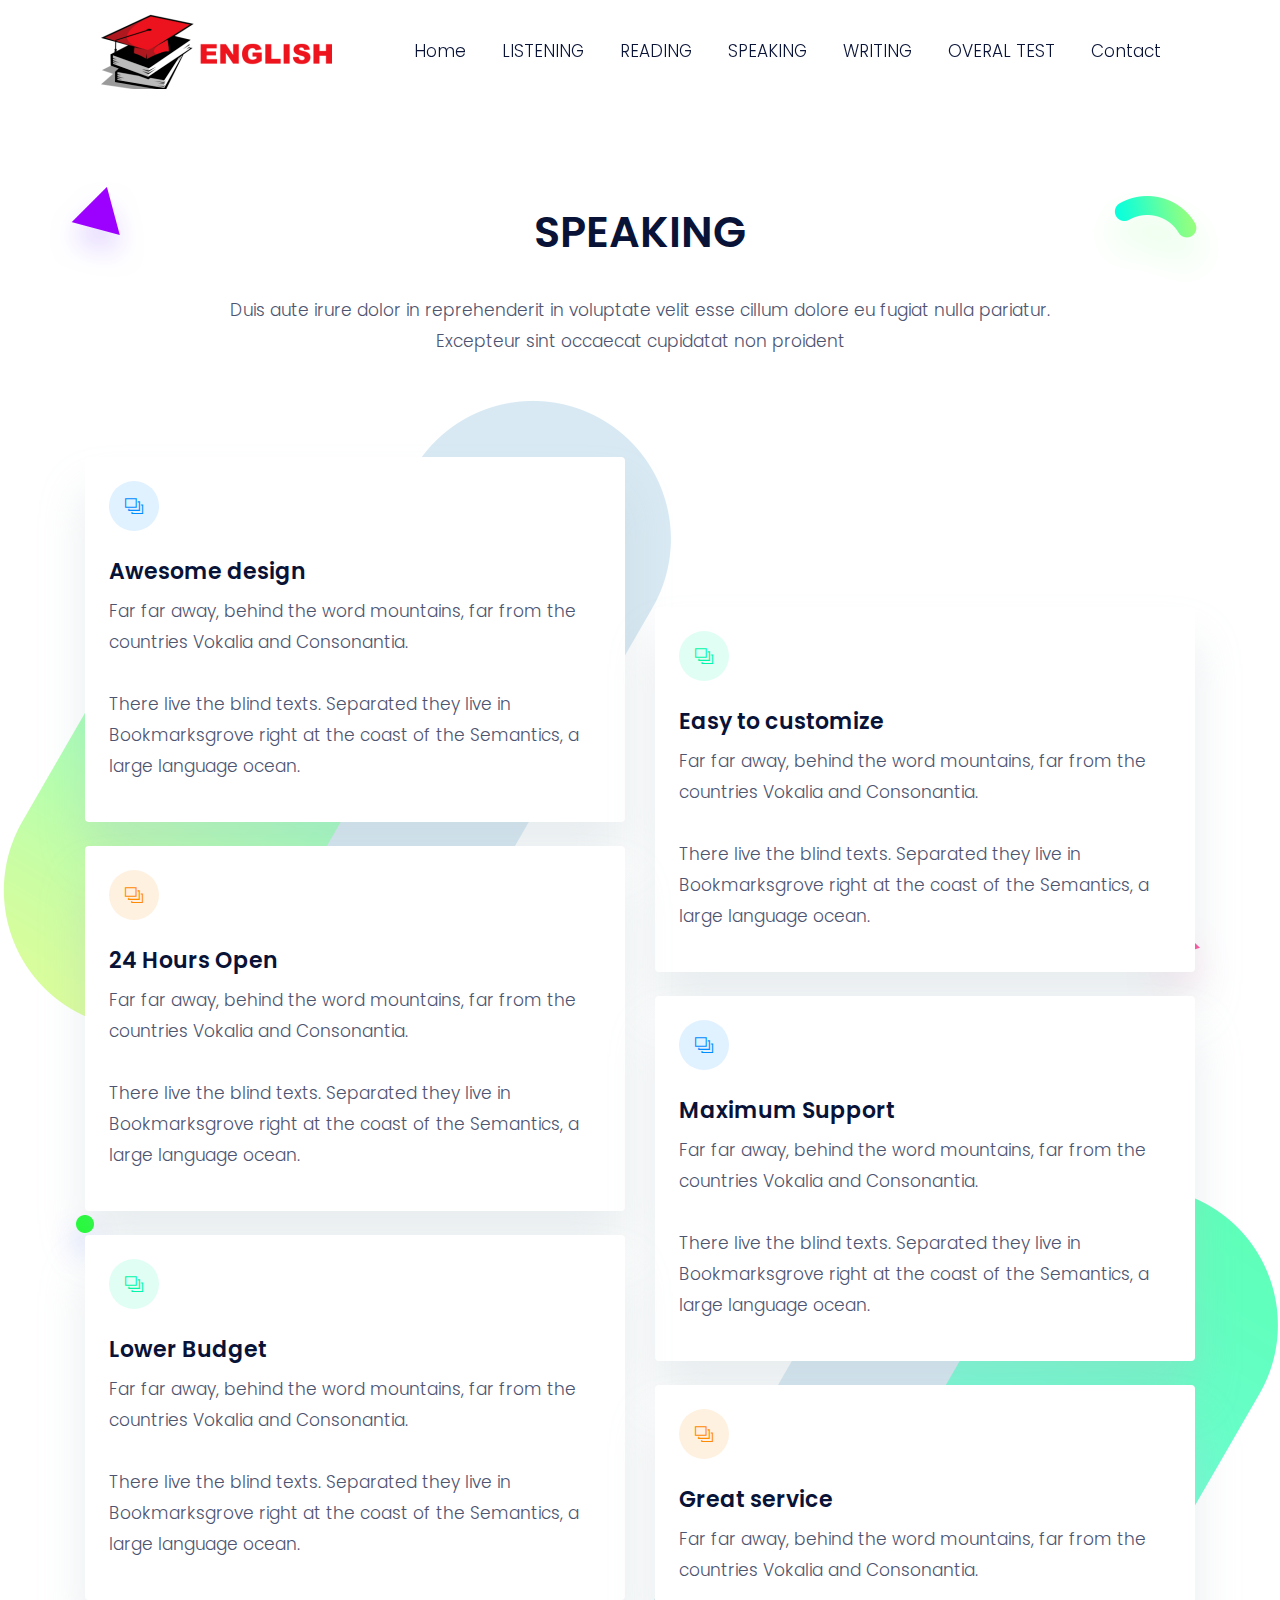
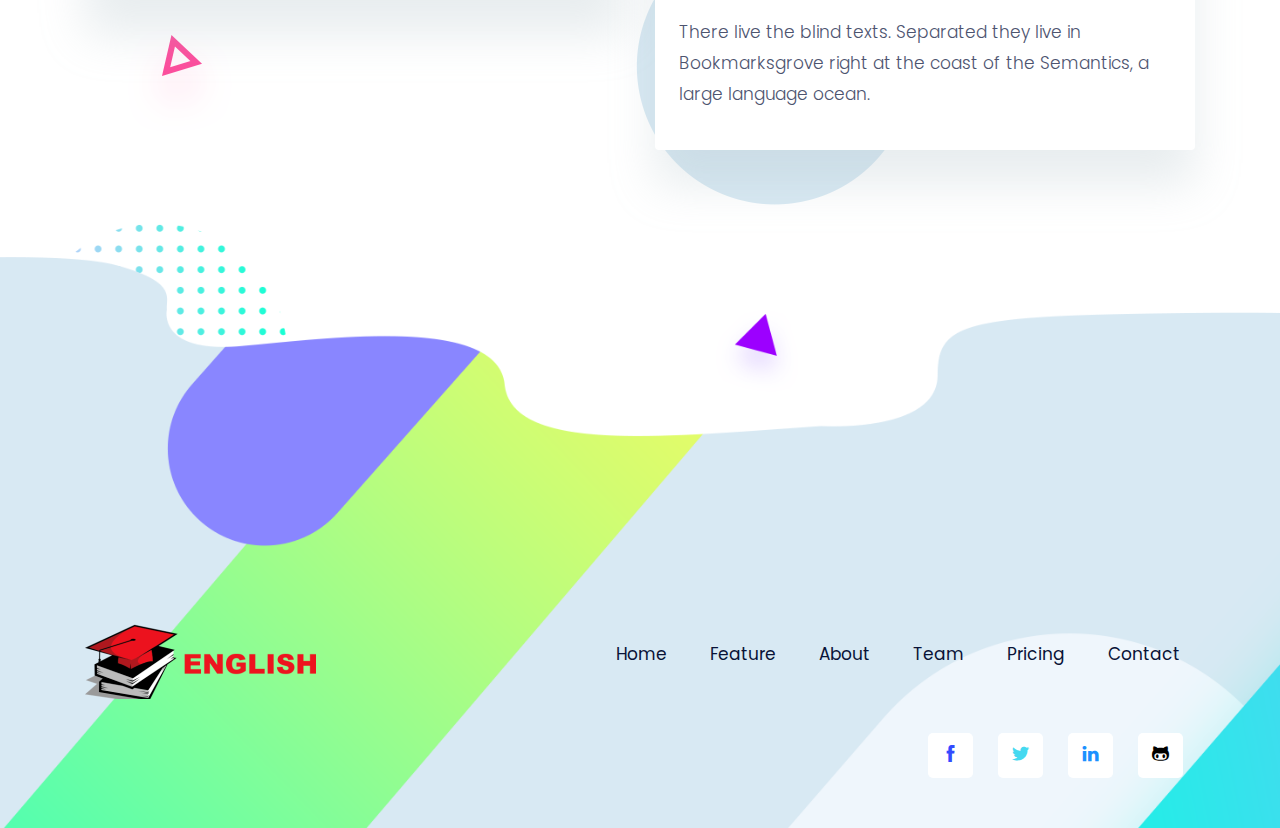
<file: Speaking.html>
<!DOCTYPE html>
<html lang="zxx">

<head>
  <meta charset="utf-8">
  <title>Dtox</title>

  <!-- mobile responsive meta -->
  <meta name="viewport" content="width=device-width, initial-scale=1">
  <meta name="viewport" content="width=device-width, initial-scale=1, maximum-scale=1">
  
  <!-- ** Plugins Needed for the Project ** -->
  <!-- Bootstrap -->
  <link rel="stylesheet" href="plugins/bootstrap/bootstrap.min.css">
  <!-- themefy-icon -->
  <link rel="stylesheet" href="plugins/themify-icons/themify-icons.css">
  <!-- slick slider -->
  <link rel="stylesheet" href="plugins/slick/slick.css">
  <!-- venobox popup -->
  <link rel="stylesheet" href="plugins/Venobox/venobox.css">
  <!-- aos -->
  <link rel="stylesheet" href="plugins/aos/aos.css">

  <!-- Main Stylesheet -->
  <link href="css/style.css" rel="stylesheet">
  
  <!--Favicon-->
  <link rel="shortcut icon" href="images/favicon.ico" type="image/x-icon">
  <link rel="icon" href="images/favicon.ico" type="image/x-icon">

</head>

<body>
  

<!-- navigation -->
<section class="fixed-top navigation">
  <div class="container">
    <nav class="navbar navbar-expand-lg navbar-light">
      <a class="navbar-brand" href="index.html"><img src="images/logo.png" alt="logo"></a>
      <button class="navbar-toggler border-0" type="button" data-toggle="collapse" data-target="#navbar" aria-controls="navbar"
        aria-expanded="false" aria-label="Toggle navigation">
        <span class="navbar-toggler-icon"></span>
      </button>
      <!-- navbar -->
      <div class="collapse navbar-collapse text-center" id="navbar">
        <ul class="navbar-nav ml-auto">
          <li class="nav-item">
            <a class="nav-link" href="index.html">Home</a>
          </li>
          <li class="nav-item">
            <a class="nav-link" href="./Listening.html">LISTENING</a>
          </li>
          <li class="nav-item">
            <a class="nav-link" href="./Reading.html">READING</a>
          </li>
          <li class="nav-item">
            <a class="nav-link page-scroll" href="./Speaking.html">SPEAKING</a>
          </li>
          <li class="nav-item">
            <a class="nav-link page-scroll" href="./Writing.html">WRITING</a>
          </li>
          <li class="nav-item">
            <a class="nav-link page-scroll" href="./OveralTest.html">OVERAL TEST</a>
          </li>
          <li class="nav-item">
            <a class="nav-link" href="./contact.html">Contact</a>
          </li>
        </ul>
      </div>
    </nav>
  </div>
</section>
<!-- /navigation -->

<!-- service -->
<section class="section-lg service-bg-image position-relative" style="background-image: url(images/backgrounds/service-page.png);">
    <div class="container">
        <div class="row">
            <div class="col-12 text-center">
                <h2 class="section-title">SPEAKING</h2>
                <p class="mb-100">Duis aute irure dolor in reprehenderit in voluptate velit esse cillum dolore eu fugiat nulla pariatur.<br>Excepteur sint occaecat cupidatat non proident</p>
            </div>
            <!-- service item -->
            <div class="col-sm-6 mb-4">
                <div class="rounded bg-white p-4 shadow-primary">
                    <i class="ti-layers-alt round-icon blue mb-4"></i>
                    <h4>Awesome design</h4>
                    <p>Far far away, behind the word mountains, far from the countries Vokalia and Consonantia.<br><br>There live the blind texts. Separated they live in Bookmarksgrove right at the coast of the Semantics, a large language ocean.</p>
                </div>
            </div>
            <!-- service item -->
            <div class="col-sm-6 mb-4 translate-y-150">
                <div class="rounded bg-white p-4 shadow-primary">
                    <i class="ti-layers-alt round-icon green mb-4"></i>
                    <h4>Easy to customize</h4>
                    <p>Far far away, behind the word mountains, far from the countries Vokalia and Consonantia.<br><br>There live the blind texts. Separated they live in Bookmarksgrove right at the coast of the Semantics, a large language ocean.</p>
                </div>
            </div>
            <!-- service item -->
            <div class="col-sm-6 mb-4">
                <div class="rounded bg-white p-4 shadow-primary">
                    <i class="ti-layers-alt round-icon orange mb-4"></i>
                    <h4>24 Hours Open</h4>
                    <p>Far far away, behind the word mountains, far from the countries Vokalia and Consonantia.<br><br>There live the blind texts. Separated they live in Bookmarksgrove right at the coast of the Semantics, a large language ocean.</p>
                </div>
            </div>
            <!-- service item -->
            <div class="col-sm-6 mb-4 translate-y-150">
                <div class="rounded bg-white p-4 shadow-primary">
                    <i class="ti-layers-alt round-icon blue mb-4"></i>
                    <h4>Maximum Support</h4>
                    <p>Far far away, behind the word mountains, far from the countries Vokalia and Consonantia.<br><br>There live the blind texts. Separated they live in Bookmarksgrove right at the coast of the Semantics, a large language ocean.</p>
                </div>
            </div>
            <!-- service item -->
            <div class="col-sm-6 mb-4">
                <div class="rounded bg-white p-4 shadow-primary">
                    <i class="ti-layers-alt round-icon green mb-4"></i>
                    <h4>Lower Budget</h4>
                    <p>Far far away, behind the word mountains, far from the countries Vokalia and Consonantia.<br><br>There live the blind texts. Separated they live in Bookmarksgrove right at the coast of the Semantics, a large language ocean.</p>
                </div>
            </div>
            <!-- service item -->
            <div class="col-sm-6 mb-4 translate-y-150">
                <div class="rounded bg-white p-4 shadow-primary">
                    <i class="ti-layers-alt round-icon orange mb-4"></i>
                    <h4>Great service</h4>
                    <p>Far far away, behind the word mountains, far from the countries Vokalia and Consonantia.<br><br>There live the blind texts. Separated they live in Bookmarksgrove right at the coast of the Semantics, a large language ocean.</p>
                </div>
            </div>
        </div>
    </div>
    <!-- background shapes -->
    <img class="service-bg-1 up-down-animation" src="images/background-shape/feature-bg-2.png" alt="">
    <img class="service-bg-2 left-right-animation" src="images/background-shape/seo-half-cycle.png" alt="">
    <img class="service-bg-3 up-down-animation" src="images/background-shape/team-bg-triangle.png" alt="">
    <img class="service-bg-4 left-right-animation" src="images/background-shape/green-dot.png" alt="">
    <img class="service-bg-5 up-down-animation" src="images/background-shape/team-bg-triangle.png" alt="">
</section>
<!-- /service -->

<!-- footer -->
<footer class="footer-section footer" style="background-image: url(images/backgrounds/footer-bg.png);">
  <div class="container">
    <div class="row">
      <div class="col-lg-4 text-center text-lg-left mb-4 mb-lg-0">
        <!-- logo -->
        <a href="index.html">
          <img class="img-fluid" src="images/logo.png" alt="logo">
        </a>
      </div>
      <!-- footer menu -->
      <nav class="col-lg-8 align-self-center mb-5">
        <ul class="list-inline text-lg-right text-center footer-menu">
          <li class="list-inline-item active"><a href="index.html">Home</a></li>
          <li class="list-inline-item"><a class="page-scroll" href="#feature">Feature</a></li>
          <li class="list-inline-item"><a href="about.html">About</a></li>
          <li class="list-inline-item"><a class="page-scroll" href="#team">Team</a></li>
          <li class="list-inline-item"><a class="page-scroll" href="#pricing">Pricing</a></li>
          <li class="list-inline-item"><a href="contact.html">Contact</a></li>
        </ul>
      </nav>
      <!-- footer social icon -->
      <nav class="col-12">
        <ul class="list-inline text-lg-right text-center social-icon">
          <li class="list-inline-item">
            <a class="facebook" href="#"><i class="ti-facebook"></i></a>
          </li>
          <li class="list-inline-item">
            <a class="twitter" href="#"><i class="ti-twitter-alt"></i></a>
          </li>
          <li class="list-inline-item">
            <a class="linkedin" href="#"><i class="ti-linkedin"></i></a>
          </li>
          <li class="list-inline-item">
            <a class="black" href="#"><i class="ti-github"></i></a>
          </li>
        </ul>
      </nav>
    </div>
  </div>
</footer>
<!-- /footer -->

<!-- jQuery -->
<script src="plugins/jQuery/jquery.min.js"></script>
<!-- Bootstrap JS -->
<script src="plugins/bootstrap/bootstrap.min.js"></script>
<!-- slick slider -->
<script src="plugins/slick/slick.min.js"></script>
<!-- venobox -->
<script src="plugins/Venobox/venobox.min.js"></script>
<!-- aos -->
<script src="plugins/aos/aos.js"></script>
<!-- Main Script -->
<script src="js/script.js"></script>

</body>
</html>
</file>
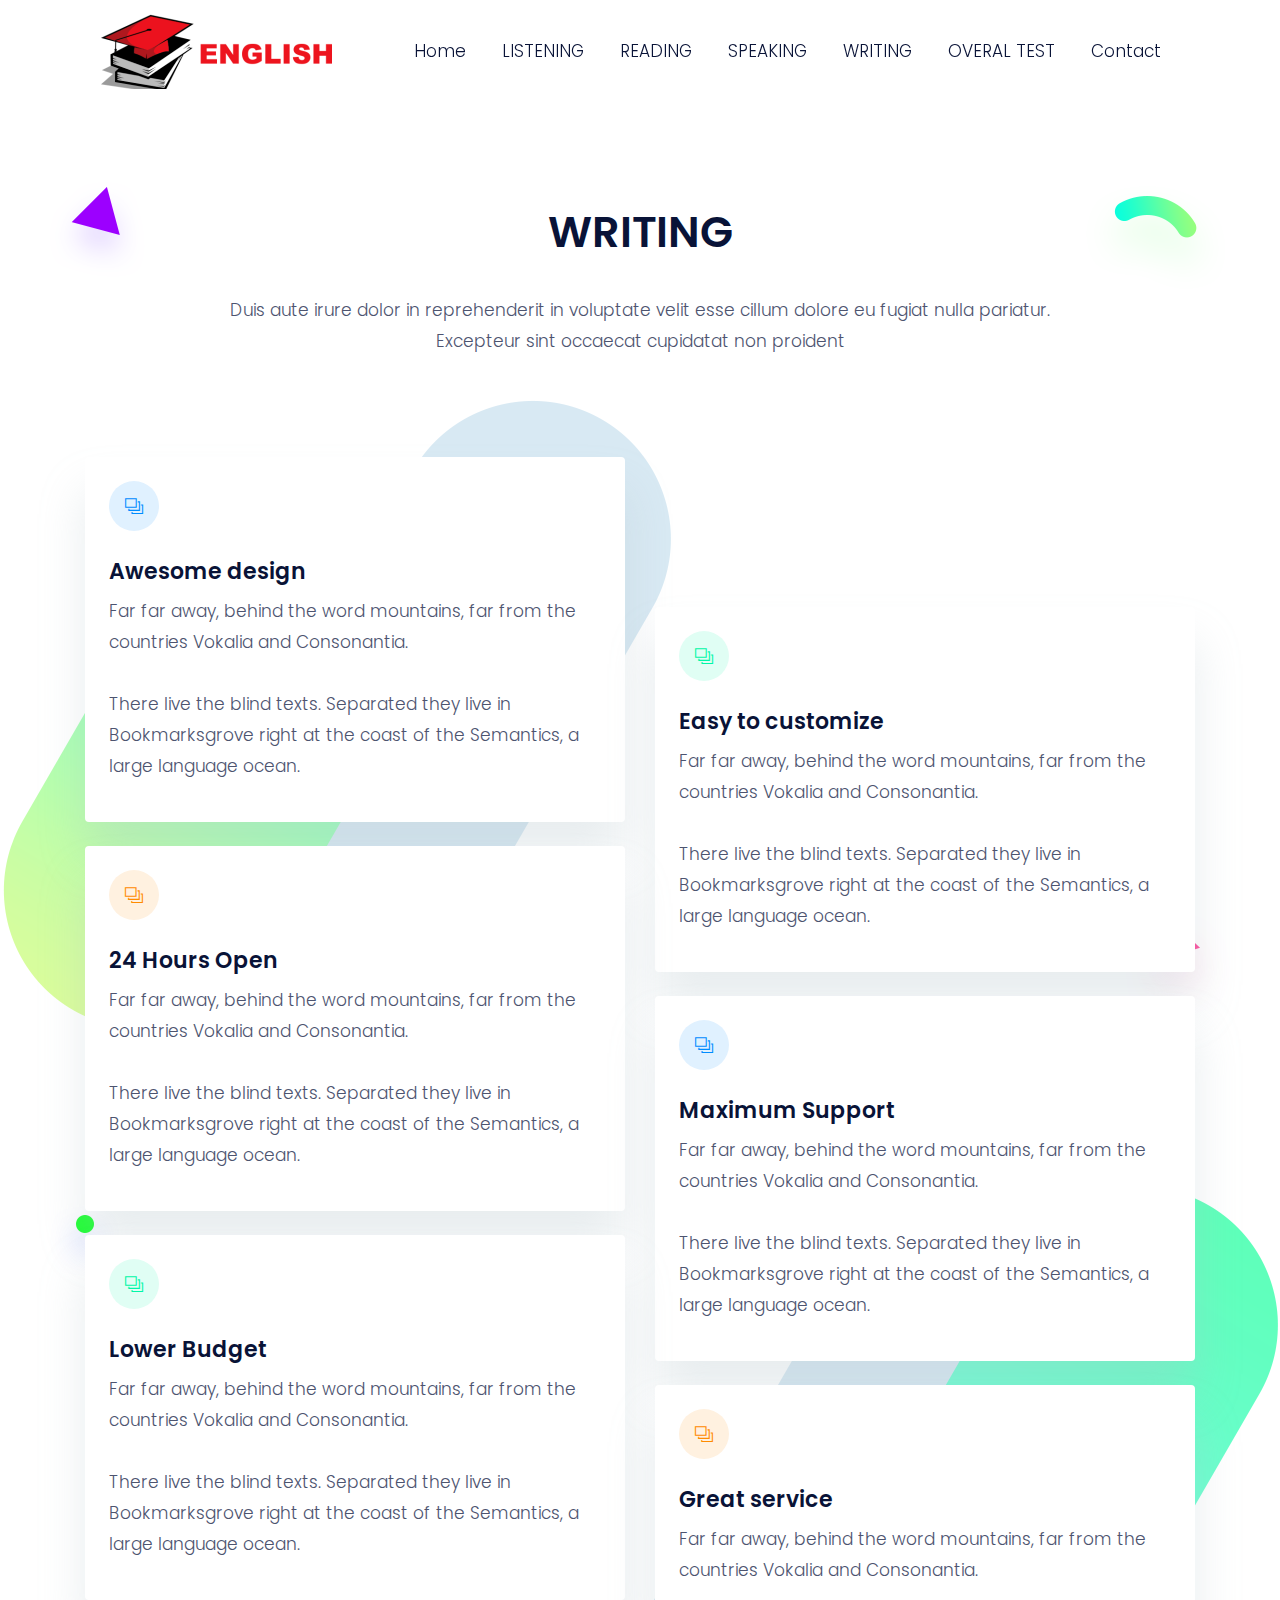
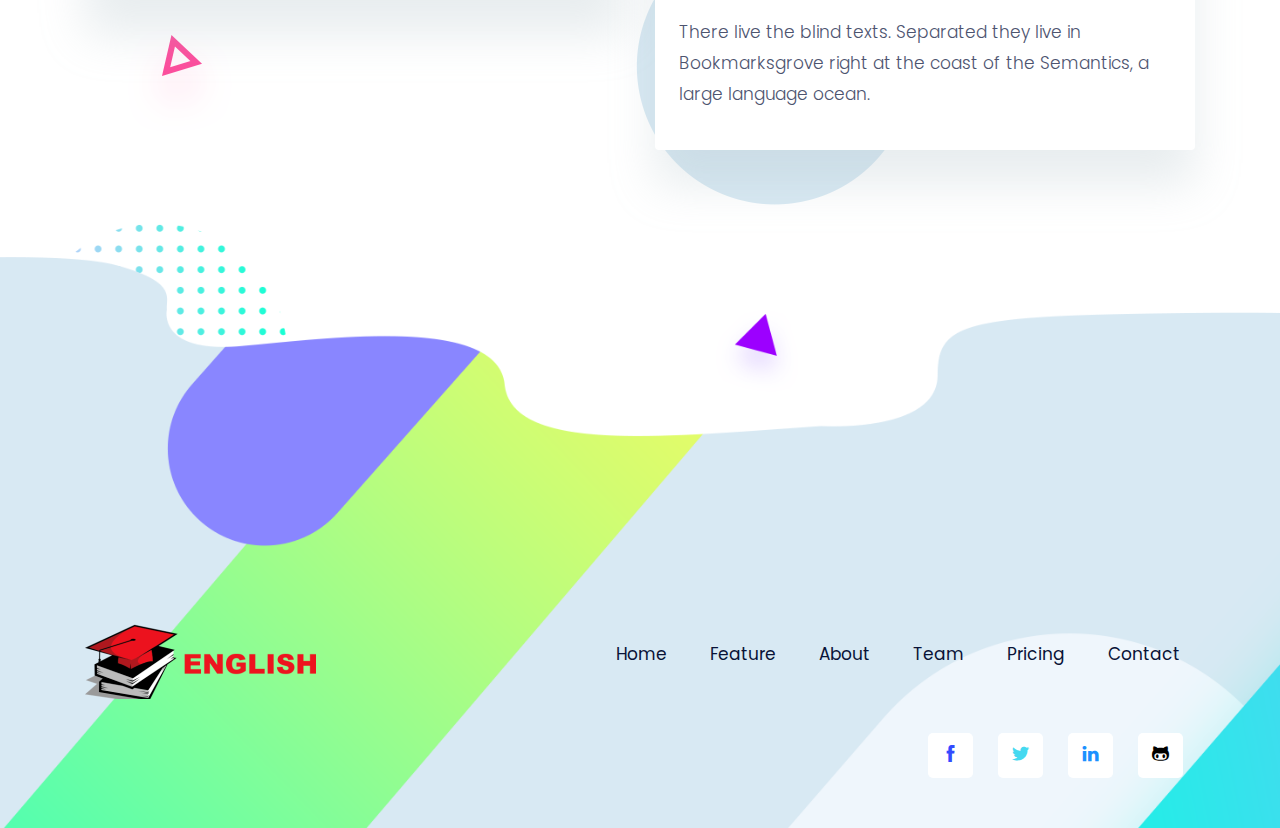
<file: Writing.html>
<!DOCTYPE html>
<html lang="zxx">

<head>
  <meta charset="utf-8">
  <title>Dtox</title>

  <!-- mobile responsive meta -->
  <meta name="viewport" content="width=device-width, initial-scale=1">
  <meta name="viewport" content="width=device-width, initial-scale=1, maximum-scale=1">
  
  <!-- ** Plugins Needed for the Project ** -->
  <!-- Bootstrap -->
  <link rel="stylesheet" href="plugins/bootstrap/bootstrap.min.css">
  <!-- themefy-icon -->
  <link rel="stylesheet" href="plugins/themify-icons/themify-icons.css">
  <!-- slick slider -->
  <link rel="stylesheet" href="plugins/slick/slick.css">
  <!-- venobox popup -->
  <link rel="stylesheet" href="plugins/Venobox/venobox.css">
  <!-- aos -->
  <link rel="stylesheet" href="plugins/aos/aos.css">

  <!-- Main Stylesheet -->
  <link href="css/style.css" rel="stylesheet">
  
  <!--Favicon-->
  <link rel="shortcut icon" href="images/favicon.ico" type="image/x-icon">
  <link rel="icon" href="images/favicon.ico" type="image/x-icon">

</head>

<body>
  

<!-- navigation -->
<section class="fixed-top navigation">
  <div class="container">
    <nav class="navbar navbar-expand-lg navbar-light">
      <a class="navbar-brand" href="index.html"><img src="images/logo.png" alt="logo"></a>
      <button class="navbar-toggler border-0" type="button" data-toggle="collapse" data-target="#navbar" aria-controls="navbar"
        aria-expanded="false" aria-label="Toggle navigation">
        <span class="navbar-toggler-icon"></span>
      </button>
      <!-- navbar -->
      <div class="collapse navbar-collapse text-center" id="navbar">
        <ul class="navbar-nav ml-auto">
          <li class="nav-item">
            <a class="nav-link" href="index.html">Home</a>
          </li>
          <li class="nav-item">
            <a class="nav-link" href="./Listening.html">LISTENING</a>
          </li>
          <li class="nav-item">
            <a class="nav-link" href="./Reading.html">READING</a>
          </li>
          <li class="nav-item">
            <a class="nav-link page-scroll" href="./Speaking.html">SPEAKING</a>
          </li>
          <li class="nav-item">
            <a class="nav-link page-scroll" href="./Writing.html">WRITING</a>
          </li>
          <li class="nav-item">
            <a class="nav-link page-scroll" href="./OveralTest.html">OVERAL TEST</a>
          </li>
          <li class="nav-item">
            <a class="nav-link" href="./contact.html">Contact</a>
          </li>
        </ul>
      </div>
    </nav>
  </div>
</section>
<!-- /navigation -->

<!-- service -->
<section class="section-lg service-bg-image position-relative" style="background-image: url(images/backgrounds/service-page.png);">
    <div class="container">
        <div class="row">
            <div class="col-12 text-center">
                <h2 class="section-title">WRITING</h2>
                <p class="mb-100">Duis aute irure dolor in reprehenderit in voluptate velit esse cillum dolore eu fugiat nulla pariatur.<br>Excepteur sint occaecat cupidatat non proident</p>
            </div>
            <!-- service item -->
            <div class="col-sm-6 mb-4">
                <div class="rounded bg-white p-4 shadow-primary">
                    <i class="ti-layers-alt round-icon blue mb-4"></i>
                    <h4>Awesome design</h4>
                    <p>Far far away, behind the word mountains, far from the countries Vokalia and Consonantia.<br><br>There live the blind texts. Separated they live in Bookmarksgrove right at the coast of the Semantics, a large language ocean.</p>
                </div>
            </div>
            <!-- service item -->
            <div class="col-sm-6 mb-4 translate-y-150">
                <div class="rounded bg-white p-4 shadow-primary">
                    <i class="ti-layers-alt round-icon green mb-4"></i>
                    <h4>Easy to customize</h4>
                    <p>Far far away, behind the word mountains, far from the countries Vokalia and Consonantia.<br><br>There live the blind texts. Separated they live in Bookmarksgrove right at the coast of the Semantics, a large language ocean.</p>
                </div>
            </div>
            <!-- service item -->
            <div class="col-sm-6 mb-4">
                <div class="rounded bg-white p-4 shadow-primary">
                    <i class="ti-layers-alt round-icon orange mb-4"></i>
                    <h4>24 Hours Open</h4>
                    <p>Far far away, behind the word mountains, far from the countries Vokalia and Consonantia.<br><br>There live the blind texts. Separated they live in Bookmarksgrove right at the coast of the Semantics, a large language ocean.</p>
                </div>
            </div>
            <!-- service item -->
            <div class="col-sm-6 mb-4 translate-y-150">
                <div class="rounded bg-white p-4 shadow-primary">
                    <i class="ti-layers-alt round-icon blue mb-4"></i>
                    <h4>Maximum Support</h4>
                    <p>Far far away, behind the word mountains, far from the countries Vokalia and Consonantia.<br><br>There live the blind texts. Separated they live in Bookmarksgrove right at the coast of the Semantics, a large language ocean.</p>
                </div>
            </div>
            <!-- service item -->
            <div class="col-sm-6 mb-4">
                <div class="rounded bg-white p-4 shadow-primary">
                    <i class="ti-layers-alt round-icon green mb-4"></i>
                    <h4>Lower Budget</h4>
                    <p>Far far away, behind the word mountains, far from the countries Vokalia and Consonantia.<br><br>There live the blind texts. Separated they live in Bookmarksgrove right at the coast of the Semantics, a large language ocean.</p>
                </div>
            </div>
            <!-- service item -->
            <div class="col-sm-6 mb-4 translate-y-150">
                <div class="rounded bg-white p-4 shadow-primary">
                    <i class="ti-layers-alt round-icon orange mb-4"></i>
                    <h4>Great service</h4>
                    <p>Far far away, behind the word mountains, far from the countries Vokalia and Consonantia.<br><br>There live the blind texts. Separated they live in Bookmarksgrove right at the coast of the Semantics, a large language ocean.</p>
                </div>
            </div>
        </div>
    </div>
    <!-- background shapes -->
    <img class="service-bg-1 up-down-animation" src="images/background-shape/feature-bg-2.png" alt="">
    <img class="service-bg-2 left-right-animation" src="images/background-shape/seo-half-cycle.png" alt="">
    <img class="service-bg-3 up-down-animation" src="images/background-shape/team-bg-triangle.png" alt="">
    <img class="service-bg-4 left-right-animation" src="images/background-shape/green-dot.png" alt="">
    <img class="service-bg-5 up-down-animation" src="images/background-shape/team-bg-triangle.png" alt="">
</section>
<!-- /service -->

<!-- footer -->
<footer class="footer-section footer" style="background-image: url(images/backgrounds/footer-bg.png);">
  <div class="container">
    <div class="row">
      <div class="col-lg-4 text-center text-lg-left mb-4 mb-lg-0">
        <!-- logo -->
        <a href="index.html">
          <img class="img-fluid" src="images/logo.png" alt="logo">
        </a>
      </div>
      <!-- footer menu -->
      <nav class="col-lg-8 align-self-center mb-5">
        <ul class="list-inline text-lg-right text-center footer-menu">
          <li class="list-inline-item active"><a href="index.html">Home</a></li>
          <li class="list-inline-item"><a class="page-scroll" href="#feature">Feature</a></li>
          <li class="list-inline-item"><a href="about.html">About</a></li>
          <li class="list-inline-item"><a class="page-scroll" href="#team">Team</a></li>
          <li class="list-inline-item"><a class="page-scroll" href="#pricing">Pricing</a></li>
          <li class="list-inline-item"><a href="contact.html">Contact</a></li>
        </ul>
      </nav>
      <!-- footer social icon -->
      <nav class="col-12">
        <ul class="list-inline text-lg-right text-center social-icon">
          <li class="list-inline-item">
            <a class="facebook" href="#"><i class="ti-facebook"></i></a>
          </li>
          <li class="list-inline-item">
            <a class="twitter" href="#"><i class="ti-twitter-alt"></i></a>
          </li>
          <li class="list-inline-item">
            <a class="linkedin" href="#"><i class="ti-linkedin"></i></a>
          </li>
          <li class="list-inline-item">
            <a class="black" href="#"><i class="ti-github"></i></a>
          </li>
        </ul>
      </nav>
    </div>
  </div>
</footer>
<!-- /footer -->

<!-- jQuery -->
<script src="plugins/jQuery/jquery.min.js"></script>
<!-- Bootstrap JS -->
<script src="plugins/bootstrap/bootstrap.min.js"></script>
<!-- slick slider -->
<script src="plugins/slick/slick.min.js"></script>
<!-- venobox -->
<script src="plugins/Venobox/venobox.min.js"></script>
<!-- aos -->
<script src="plugins/aos/aos.js"></script>
<!-- Main Script -->
<script src="js/script.js"></script>

</body>
</html>
</file>
<file: plugins/themify-icons/themify-icons.css>
@font-face {
  font-family: 'themify';
  src: url('fonts/themify.eot?-fvbane');
  src: url('fonts/themify.eot?#iefix-fvbane') format('embedded-opentype'),
  url('fonts/themify.woff?-fvbane') format('woff'),
  url('fonts/themify.ttf?-fvbane') format('truetype'),
  url('fonts/themify.svg?-fvbane#themify') format('svg');
  font-weight: normal;
  font-style: normal;
}

[class^="ti-"],
[class*=" ti-"] {
  font-family: 'themify';
  speak: none;
  font-style: normal;
  font-weight: normal;
  font-variant: normal;
  text-transform: none;
  line-height: 1;

  /* Better Font Rendering =========== */
  -webkit-font-smoothing: antialiased;
  -moz-osx-font-smoothing: grayscale;
}

.ti-wand:before {
  content: "\e600";
}

.ti-volume:before {
  content: "\e601";
}

.ti-user:before {
  content: "\e602";
}

.ti-unlock:before {
  content: "\e603";
}

.ti-unlink:before {
  content: "\e604";
}

.ti-trash:before {
  content: "\e605";
}

.ti-thought:before {
  content: "\e606";
}

.ti-target:before {
  content: "\e607";
}

.ti-tag:before {
  content: "\e608";
}

.ti-tablet:before {
  content: "\e609";
}

.ti-star:before {
  content: "\e60a";
}

.ti-spray:before {
  content: "\e60b";
}

.ti-signal:before {
  content: "\e60c";
}

.ti-shopping-cart:before {
  content: "\e60d";
}

.ti-shopping-cart-full:before {
  content: "\e60e";
}

.ti-settings:before {
  content: "\e60f";
}

.ti-search:before {
  content: "\e610";
}

.ti-zoom-in:before {
  content: "\e611";
}

.ti-zoom-out:before {
  content: "\e612";
}

.ti-cut:before {
  content: "\e613";
}

.ti-ruler:before {
  content: "\e614";
}

.ti-ruler-pencil:before {
  content: "\e615";
}

.ti-ruler-alt:before {
  content: "\e616";
}

.ti-bookmark:before {
  content: "\e617";
}

.ti-bookmark-alt:before {
  content: "\e618";
}

.ti-reload:before {
  content: "\e619";
}

.ti-plus:before {
  content: "\e61a";
}

.ti-pin:before {
  content: "\e61b";
}

.ti-pencil:before {
  content: "\e61c";
}

.ti-pencil-alt:before {
  content: "\e61d";
}

.ti-paint-roller:before {
  content: "\e61e";
}

.ti-paint-bucket:before {
  content: "\e61f";
}

.ti-na:before {
  content: "\e620";
}

.ti-mobile:before {
  content: "\e621";
}

.ti-minus:before {
  content: "\e622";
}

.ti-medall:before {
  content: "\e623";
}

.ti-medall-alt:before {
  content: "\e624";
}

.ti-marker:before {
  content: "\e625";
}

.ti-marker-alt:before {
  content: "\e626";
}

.ti-arrow-up:before {
  content: "\e627";
}

.ti-arrow-right:before {
  content: "\e628";
}

.ti-arrow-left:before {
  content: "\e629";
}

.ti-arrow-down:before {
  content: "\e62a";
}

.ti-lock:before {
  content: "\e62b";
}

.ti-location-arrow:before {
  content: "\e62c";
}

.ti-link:before {
  content: "\e62d";
}

.ti-layout:before {
  content: "\e62e";
}

.ti-layers:before {
  content: "\e62f";
}

.ti-layers-alt:before {
  content: "\e630";
}

.ti-key:before {
  content: "\e631";
}

.ti-import:before {
  content: "\e632";
}

.ti-image:before {
  content: "\e633";
}

.ti-heart:before {
  content: "\e634";
}

.ti-heart-broken:before {
  content: "\e635";
}

.ti-hand-stop:before {
  content: "\e636";
}

.ti-hand-open:before {
  content: "\e637";
}

.ti-hand-drag:before {
  content: "\e638";
}

.ti-folder:before {
  content: "\e639";
}

.ti-flag:before {
  content: "\e63a";
}

.ti-flag-alt:before {
  content: "\e63b";
}

.ti-flag-alt-2:before {
  content: "\e63c";
}

.ti-eye:before {
  content: "\e63d";
}

.ti-export:before {
  content: "\e63e";
}

.ti-exchange-vertical:before {
  content: "\e63f";
}

.ti-desktop:before {
  content: "\e640";
}

.ti-cup:before {
  content: "\e641";
}

.ti-crown:before {
  content: "\e642";
}

.ti-comments:before {
  content: "\e643";
}

.ti-comment:before {
  content: "\e644";
}

.ti-comment-alt:before {
  content: "\e645";
}

.ti-close:before {
  content: "\e646";
}

.ti-clip:before {
  content: "\e647";
}

.ti-angle-up:before {
  content: "\e648";
}

.ti-angle-right:before {
  content: "\e649";
}

.ti-angle-left:before {
  content: "\e64a";
}

.ti-angle-down:before {
  content: "\e64b";
}

.ti-check:before {
  content: "\e64c";
}

.ti-check-box:before {
  content: "\e64d";
}

.ti-camera:before {
  content: "\e64e";
}

.ti-announcement:before {
  content: "\e64f";
}

.ti-brush:before {
  content: "\e650";
}

.ti-briefcase:before {
  content: "\e651";
}

.ti-bolt:before {
  content: "\e652";
}

.ti-bolt-alt:before {
  content: "\e653";
}

.ti-blackboard:before {
  content: "\e654";
}

.ti-bag:before {
  content: "\e655";
}

.ti-move:before {
  content: "\e656";
}

.ti-arrows-vertical:before {
  content: "\e657";
}

.ti-arrows-horizontal:before {
  content: "\e658";
}

.ti-fullscreen:before {
  content: "\e659";
}

.ti-arrow-top-right:before {
  content: "\e65a";
}

.ti-arrow-top-left:before {
  content: "\e65b";
}

.ti-arrow-circle-up:before {
  content: "\e65c";
}

.ti-arrow-circle-right:before {
  content: "\e65d";
}

.ti-arrow-circle-left:before {
  content: "\e65e";
}

.ti-arrow-circle-down:before {
  content: "\e65f";
}

.ti-angle-double-up:before {
  content: "\e660";
}

.ti-angle-double-right:before {
  content: "\e661";
}

.ti-angle-double-left:before {
  content: "\e662";
}

.ti-angle-double-down:before {
  content: "\e663";
}

.ti-zip:before {
  content: "\e664";
}

.ti-world:before {
  content: "\e665";
}

.ti-wheelchair:before {
  content: "\e666";
}

.ti-view-list:before {
  content: "\e667";
}

.ti-view-list-alt:before {
  content: "\e668";
}

.ti-view-grid:before {
  content: "\e669";
}

.ti-uppercase:before {
  content: "\e66a";
}

.ti-upload:before {
  content: "\e66b";
}

.ti-underline:before {
  content: "\e66c";
}

.ti-truck:before {
  content: "\e66d";
}

.ti-timer:before {
  content: "\e66e";
}

.ti-ticket:before {
  content: "\e66f";
}

.ti-thumb-up:before {
  content: "\e670";
}

.ti-thumb-down:before {
  content: "\e671";
}

.ti-text:before {
  content: "\e672";
}

.ti-stats-up:before {
  content: "\e673";
}

.ti-stats-down:before {
  content: "\e674";
}

.ti-split-v:before {
  content: "\e675";
}

.ti-split-h:before {
  content: "\e676";
}

.ti-smallcap:before {
  content: "\e677";
}

.ti-shine:before {
  content: "\e678";
}

.ti-shift-right:before {
  content: "\e679";
}

.ti-shift-left:before {
  content: "\e67a";
}

.ti-shield:before {
  content: "\e67b";
}

.ti-notepad:before {
  content: "\e67c";
}

.ti-server:before {
  content: "\e67d";
}

.ti-quote-right:before {
  content: "\e67e";
}

.ti-quote-left:before {
  content: "\e67f";
}

.ti-pulse:before {
  content: "\e680";
}

.ti-printer:before {
  content: "\e681";
}

.ti-power-off:before {
  content: "\e682";
}

.ti-plug:before {
  content: "\e683";
}

.ti-pie-chart:before {
  content: "\e684";
}

.ti-paragraph:before {
  content: "\e685";
}

.ti-panel:before {
  content: "\e686";
}

.ti-package:before {
  content: "\e687";
}

.ti-music:before {
  content: "\e688";
}

.ti-music-alt:before {
  content: "\e689";
}

.ti-mouse:before {
  content: "\e68a";
}

.ti-mouse-alt:before {
  content: "\e68b";
}

.ti-money:before {
  content: "\e68c";
}

.ti-microphone:before {
  content: "\e68d";
}

.ti-menu:before {
  content: "\e68e";
}

.ti-menu-alt:before {
  content: "\e68f";
}

.ti-map:before {
  content: "\e690";
}

.ti-map-alt:before {
  content: "\e691";
}

.ti-loop:before {
  content: "\e692";
}

.ti-location-pin:before {
  content: "\e693";
}

.ti-list:before {
  content: "\e694";
}

.ti-light-bulb:before {
  content: "\e695";
}

.ti-Italic:before {
  content: "\e696";
}

.ti-info:before {
  content: "\e697";
}

.ti-infinite:before {
  content: "\e698";
}

.ti-id-badge:before {
  content: "\e699";
}

.ti-hummer:before {
  content: "\e69a";
}

.ti-home:before {
  content: "\e69b";
}

.ti-help:before {
  content: "\e69c";
}

.ti-headphone:before {
  content: "\e69d";
}

.ti-harddrives:before {
  content: "\e69e";
}

.ti-harddrive:before {
  content: "\e69f";
}

.ti-gift:before {
  content: "\e6a0";
}

.ti-game:before {
  content: "\e6a1";
}

.ti-filter:before {
  content: "\e6a2";
}

.ti-files:before {
  content: "\e6a3";
}

.ti-file:before {
  content: "\e6a4";
}

.ti-eraser:before {
  content: "\e6a5";
}

.ti-envelope:before {
  content: "\e6a6";
}

.ti-download:before {
  content: "\e6a7";
}

.ti-direction:before {
  content: "\e6a8";
}

.ti-direction-alt:before {
  content: "\e6a9";
}

.ti-dashboard:before {
  content: "\e6aa";
}

.ti-control-stop:before {
  content: "\e6ab";
}

.ti-control-shuffle:before {
  content: "\e6ac";
}

.ti-control-play:before {
  content: "\e6ad";
}

.ti-control-pause:before {
  content: "\e6ae";
}

.ti-control-forward:before {
  content: "\e6af";
}

.ti-control-backward:before {
  content: "\e6b0";
}

.ti-cloud:before {
  content: "\e6b1";
}

.ti-cloud-up:before {
  content: "\e6b2";
}

.ti-cloud-down:before {
  content: "\e6b3";
}

.ti-clipboard:before {
  content: "\e6b4";
}

.ti-car:before {
  content: "\e6b5";
}

.ti-calendar:before {
  content: "\e6b6";
}

.ti-book:before {
  content: "\e6b7";
}

.ti-bell:before {
  content: "\e6b8";
}

.ti-basketball:before {
  content: "\e6b9";
}

.ti-bar-chart:before {
  content: "\e6ba";
}

.ti-bar-chart-alt:before {
  content: "\e6bb";
}

.ti-back-right:before {
  content: "\e6bc";
}

.ti-back-left:before {
  content: "\e6bd";
}

.ti-arrows-corner:before {
  content: "\e6be";
}

.ti-archive:before {
  content: "\e6bf";
}

.ti-anchor:before {
  content: "\e6c0";
}

.ti-align-right:before {
  content: "\e6c1";
}

.ti-align-left:before {
  content: "\e6c2";
}

.ti-align-justify:before {
  content: "\e6c3";
}

.ti-align-center:before {
  content: "\e6c4";
}

.ti-alert:before {
  content: "\e6c5";
}

.ti-alarm-clock:before {
  content: "\e6c6";
}

.ti-agenda:before {
  content: "\e6c7";
}

.ti-write:before {
  content: "\e6c8";
}

.ti-window:before {
  content: "\e6c9";
}

.ti-widgetized:before {
  content: "\e6ca";
}

.ti-widget:before {
  content: "\e6cb";
}

.ti-widget-alt:before {
  content: "\e6cc";
}

.ti-wallet:before {
  content: "\e6cd";
}

.ti-video-clapper:before {
  content: "\e6ce";
}

.ti-video-camera:before {
  content: "\e6cf";
}

.ti-vector:before {
  content: "\e6d0";
}

.ti-themify-logo:before {
  content: "\e6d1";
}

.ti-themify-favicon:before {
  content: "\e6d2";
}

.ti-themify-favicon-alt:before {
  content: "\e6d3";
}

.ti-support:before {
  content: "\e6d4";
}

.ti-stamp:before {
  content: "\e6d5";
}

.ti-split-v-alt:before {
  content: "\e6d6";
}

.ti-slice:before {
  content: "\e6d7";
}

.ti-shortcode:before {
  content: "\e6d8";
}

.ti-shift-right-alt:before {
  content: "\e6d9";
}

.ti-shift-left-alt:before {
  content: "\e6da";
}

.ti-ruler-alt-2:before {
  content: "\e6db";
}

.ti-receipt:before {
  content: "\e6dc";
}

.ti-pin2:before {
  content: "\e6dd";
}

.ti-pin-alt:before {
  content: "\e6de";
}

.ti-pencil-alt2:before {
  content: "\e6df";
}

.ti-palette:before {
  content: "\e6e0";
}

.ti-more:before {
  content: "\e6e1";
}

.ti-more-alt:before {
  content: "\e6e2";
}

.ti-microphone-alt:before {
  content: "\e6e3";
}

.ti-magnet:before {
  content: "\e6e4";
}

.ti-line-double:before {
  content: "\e6e5";
}

.ti-line-dotted:before {
  content: "\e6e6";
}

.ti-line-dashed:before {
  content: "\e6e7";
}

.ti-layout-width-full:before {
  content: "\e6e8";
}

.ti-layout-width-default:before {
  content: "\e6e9";
}

.ti-layout-width-default-alt:before {
  content: "\e6ea";
}

.ti-layout-tab:before {
  content: "\e6eb";
}

.ti-layout-tab-window:before {
  content: "\e6ec";
}

.ti-layout-tab-v:before {
  content: "\e6ed";
}

.ti-layout-tab-min:before {
  content: "\e6ee";
}

.ti-layout-slider:before {
  content: "\e6ef";
}

.ti-layout-slider-alt:before {
  content: "\e6f0";
}

.ti-layout-sidebar-right:before {
  content: "\e6f1";
}

.ti-layout-sidebar-none:before {
  content: "\e6f2";
}

.ti-layout-sidebar-left:before {
  content: "\e6f3";
}

.ti-layout-placeholder:before {
  content: "\e6f4";
}

.ti-layout-menu:before {
  content: "\e6f5";
}

.ti-layout-menu-v:before {
  content: "\e6f6";
}

.ti-layout-menu-separated:before {
  content: "\e6f7";
}

.ti-layout-menu-full:before {
  content: "\e6f8";
}

.ti-layout-media-right-alt:before {
  content: "\e6f9";
}

.ti-layout-media-right:before {
  content: "\e6fa";
}

.ti-layout-media-overlay:before {
  content: "\e6fb";
}

.ti-layout-media-overlay-alt:before {
  content: "\e6fc";
}

.ti-layout-media-overlay-alt-2:before {
  content: "\e6fd";
}

.ti-layout-media-left-alt:before {
  content: "\e6fe";
}

.ti-layout-media-left:before {
  content: "\e6ff";
}

.ti-layout-media-center-alt:before {
  content: "\e700";
}

.ti-layout-media-center:before {
  content: "\e701";
}

.ti-layout-list-thumb:before {
  content: "\e702";
}

.ti-layout-list-thumb-alt:before {
  content: "\e703";
}

.ti-layout-list-post:before {
  content: "\e704";
}

.ti-layout-list-large-image:before {
  content: "\e705";
}

.ti-layout-line-solid:before {
  content: "\e706";
}

.ti-layout-grid4:before {
  content: "\e707";
}

.ti-layout-grid3:before {
  content: "\e708";
}

.ti-layout-grid2:before {
  content: "\e709";
}

.ti-layout-grid2-thumb:before {
  content: "\e70a";
}

.ti-layout-cta-right:before {
  content: "\e70b";
}

.ti-layout-cta-left:before {
  content: "\e70c";
}

.ti-layout-cta-center:before {
  content: "\e70d";
}

.ti-layout-cta-btn-right:before {
  content: "\e70e";
}

.ti-layout-cta-btn-left:before {
  content: "\e70f";
}

.ti-layout-column4:before {
  content: "\e710";
}

.ti-layout-column3:before {
  content: "\e711";
}

.ti-layout-column2:before {
  content: "\e712";
}

.ti-layout-accordion-separated:before {
  content: "\e713";
}

.ti-layout-accordion-merged:before {
  content: "\e714";
}

.ti-layout-accordion-list:before {
  content: "\e715";
}

.ti-ink-pen:before {
  content: "\e716";
}

.ti-info-alt:before {
  content: "\e717";
}

.ti-help-alt:before {
  content: "\e718";
}

.ti-headphone-alt:before {
  content: "\e719";
}

.ti-hand-point-up:before {
  content: "\e71a";
}

.ti-hand-point-right:before {
  content: "\e71b";
}

.ti-hand-point-left:before {
  content: "\e71c";
}

.ti-hand-point-down:before {
  content: "\e71d";
}

.ti-gallery:before {
  content: "\e71e";
}

.ti-face-smile:before {
  content: "\e71f";
}

.ti-face-sad:before {
  content: "\e720";
}

.ti-credit-card:before {
  content: "\e721";
}

.ti-control-skip-forward:before {
  content: "\e722";
}

.ti-control-skip-backward:before {
  content: "\e723";
}

.ti-control-record:before {
  content: "\e724";
}

.ti-control-eject:before {
  content: "\e725";
}

.ti-comments-smiley:before {
  content: "\e726";
}

.ti-brush-alt:before {
  content: "\e727";
}

.ti-youtube:before {
  content: "\e728";
}

.ti-vimeo:before {
  content: "\e729";
}

.ti-twitter:before {
  content: "\e72a";
}

.ti-time:before {
  content: "\e72b";
}

.ti-tumblr:before {
  content: "\e72c";
}

.ti-skype:before {
  content: "\e72d";
}

.ti-share:before {
  content: "\e72e";
}

.ti-share-alt:before {
  content: "\e72f";
}

.ti-rocket:before {
  content: "\e730";
}

.ti-pinterest:before {
  content: "\e731";
}

.ti-new-window:before {
  content: "\e732";
}

.ti-microsoft:before {
  content: "\e733";
}

.ti-list-ol:before {
  content: "\e734";
}

.ti-linkedin:before {
  content: "\e735";
}

.ti-layout-sidebar-2:before {
  content: "\e736";
}

.ti-layout-grid4-alt:before {
  content: "\e737";
}

.ti-layout-grid3-alt:before {
  content: "\e738";
}

.ti-layout-grid2-alt:before {
  content: "\e739";
}

.ti-layout-column4-alt:before {
  content: "\e73a";
}

.ti-layout-column3-alt:before {
  content: "\e73b";
}

.ti-layout-column2-alt:before {
  content: "\e73c";
}

.ti-instagram:before {
  content: "\e73d";
}

.ti-google:before {
  content: "\e73e";
}

.ti-github:before {
  content: "\e73f";
}

.ti-flickr:before {
  content: "\e740";
}

.ti-facebook:before {
  content: "\e741";
}

.ti-dropbox:before {
  content: "\e742";
}

.ti-dribbble:before {
  content: "\e743";
}

.ti-apple:before {
  content: "\e744";
}

.ti-android:before {
  content: "\e745";
}

.ti-save:before {
  content: "\e746";
}

.ti-save-alt:before {
  content: "\e747";
}

.ti-yahoo:before {
  content: "\e748";
}

.ti-wordpress:before {
  content: "\e749";
}

.ti-vimeo-alt:before {
  content: "\e74a";
}

.ti-twitter-alt:before {
  content: "\e74b";
}

.ti-tumblr-alt:before {
  content: "\e74c";
}

.ti-trello:before {
  content: "\e74d";
}

.ti-stack-overflow:before {
  content: "\e74e";
}

.ti-soundcloud:before {
  content: "\e74f";
}

.ti-sharethis:before {
  content: "\e750";
}

.ti-sharethis-alt:before {
  content: "\e751";
}

.ti-reddit:before {
  content: "\e752";
}

.ti-pinterest-alt:before {
  content: "\e753";
}

.ti-microsoft-alt:before {
  content: "\e754";
}

.ti-linux:before {
  content: "\e755";
}

.ti-jsfiddle:before {
  content: "\e756";
}

.ti-joomla:before {
  content: "\e757";
}

.ti-html5:before {
  content: "\e758";
}

.ti-flickr-alt:before {
  content: "\e759";
}

.ti-email:before {
  content: "\e75a";
}

.ti-drupal:before {
  content: "\e75b";
}

.ti-dropbox-alt:before {
  content: "\e75c";
}

.ti-css3:before {
  content: "\e75d";
}

.ti-rss:before {
  content: "\e75e";
}

.ti-rss-alt:before {
  content: "\e75f";
}
</file>
<file: plugins/Venobox/venobox.css>
/* ------ venobox.css --------*/
.vbox-overlay *, .vbox-overlay *:before, .vbox-overlay *:after{
    -webkit-backface-visibility: hidden;
    -webkit-box-sizing:border-box;
    -moz-box-sizing:border-box;
    box-sizing:border-box;

}
.vbox-overlay{
    display: -webkit-flex;
    display: flex;
    -webkit-flex-direction: column;
    flex-direction: column;
    -webkit-justify-content: center;
    justify-content: center;
    -webkit-align-items: center;
    align-items: center;
    position: fixed;
    left: 0;
    top: 0;
    bottom: 0;
    right: 0;
    z-index: 1040;
    -webkit-transform:translateZ(1000px);
    transform: translateZ(1000px);
    transform-style: preserve-3d;
}

/* ----- navigation ----- */
.vbox-title{
    width: 100%;
    height: 40px;
    float: left;
    text-align: center;
    line-height: 28px;
    font-size: 12px;
    padding: 6px 40px;
    overflow: hidden;
    position: fixed;
    display: none;
    left: 0;
    z-index: 1050;
}
.vbox-close{
    cursor: pointer;
    position: fixed;
    top: -1px;
    right: 0;
    width: 50px;
    height: 40px;
    padding: 6px;
    display: block;
    background-position:10px center;
    overflow: hidden;
    font-size: 24px;
    line-height: 1;
    text-align: center;
    z-index: 1050;
}
.vbox-num{
    cursor: pointer;
    position: fixed;
    left: 0;
    height: 40px;
    display: block;
    overflow: hidden;
    line-height: 28px;
    font-size: 12px;
    padding: 6px 10px;
    display: none;
    z-index: 1050;
}
/* ----- navigation ARROWS ----- */
.vbox-next, .vbox-prev{
    position: fixed;
    top: 50%;
    margin-top: -15px;
    overflow: hidden;
    cursor: pointer;
    display: block;
    width: 45px;
    height: 45px;
    z-index: 1050;
}
.vbox-next span, .vbox-prev span{
    position: relative;
    width: 20px;
    height: 20px;
    border: 2px solid transparent;
    border-top-color: #B6B6B6;
    border-right-color: #B6B6B6;
    text-indent: -100px;
    position: absolute;
    top: 8px;
    display: block;
}
.vbox-prev{
    left: 15px;
}
.vbox-next{
    right: 15px;
}
.vbox-prev span{
    left: 10px;
    -ms-transform: rotate(-135deg);
    -webkit-transform: rotate(-135deg);
    transform: rotate(-135deg);
}
.vbox-next span{
    -ms-transform: rotate(45deg);
    -webkit-transform: rotate(45deg);
    transform: rotate(45deg);
    right: 10px;
}
/* ------- inline window ------ */
.vbox-inline{
    width: 420px;
    height: 315px;
    height: 70vh;
    padding: 10px;
    background: #fff;
    margin: 0 auto;
    overflow: auto;
    text-align: left;
}
/* ------- Video & iFrames window ------ */
.venoframe{
    max-width: 100%;
    width: 100%;
    border: none;
    width: 100%;
    height: 260px;
    height: 70vh;
}
.venoframe.vbvid{
    height: 260px;
}
@media (min-width: 768px) {
    .venoframe, .vbox-inline{
        width: 90%;
        height: 360px;
        height: 70vh;
    }
    .venoframe.vbvid{
        width: 640px;
        height: 360px;
    }
}
@media (min-width: 992px) {
    .venoframe, .vbox-inline{
        max-width: 1200px;
        width: 80%;
        height: 540px;
        height: 70vh;
    }
    .venoframe.vbvid{
        width: 960px;
        height: 540px;
    }
}
/* 
Please do NOT edit this part! 
or at least read this note: http://i.imgur.com/7C0ws9e.gif
*/
.vbox-open{
    overflow: hidden;
}
.vbox-container{
    position: absolute;
    left: 0;
    right: 0;
    top: 0;
    bottom: 0;
    overflow-x: hidden;
    overflow-y: scroll;
    overflow-scrolling: touch;
    -webkit-overflow-scrolling: touch;
    z-index: 20;
    max-height: 100%;

}

.vbox-content{
    text-align: center;
    float: left;
    width: 100%;
    position: relative;
    overflow: hidden;
    padding: 20px 10px;
}
.vbox-container img{
    max-width: 100%;
    height: auto;
}
.figlio{
    box-shadow: 0 0 12px rgba(0,0,0,0.19), 0 6px 6px rgba(0,0,0,0.23);
    max-width: 100%;
    text-align: initial;
}
img.figlio{
    -webkit-user-select: none;
-khtml-user-select: none;
-moz-user-select: none;
-o-user-select: none;
user-select: none;
}
.vbox-content.swipe-left{
    margin-left: -200px !important;
}
.vbox-content.swipe-right{
    margin-left: 200px !important;
}
.animated{
    webkit-transition: margin 300ms ease-out;
    transition: margin 300ms ease-out;
}
.animate-in{
    opacity: 1;
}
.animate-out{
    opacity: 0;
}
/* ---------- preloader ----------
 * SPINKIT 
 * http://tobiasahlin.com/spinkit/
-------------------------------- */
.sk-double-bounce,.sk-rotating-plane{width:40px;height:40px;margin:40px auto}.sk-rotating-plane{background-color:#333;-webkit-animation:sk-rotatePlane 1.2s infinite ease-in-out;animation:sk-rotatePlane 1.2s infinite ease-in-out}@-webkit-keyframes sk-rotatePlane{0%{-webkit-transform:perspective(120px) rotateX(0) rotateY(0);transform:perspective(120px) rotateX(0) rotateY(0)}50%{-webkit-transform:perspective(120px) rotateX(-180.1deg) rotateY(0);transform:perspective(120px) rotateX(-180.1deg) rotateY(0)}100%{-webkit-transform:perspective(120px) rotateX(-180deg) rotateY(-179.9deg);transform:perspective(120px) rotateX(-180deg) rotateY(-179.9deg)}}@keyframes sk-rotatePlane{0%{-webkit-transform:perspective(120px) rotateX(0) rotateY(0);transform:perspective(120px) rotateX(0) rotateY(0)}50%{-webkit-transform:perspective(120px) rotateX(-180.1deg) rotateY(0);transform:perspective(120px) rotateX(-180.1deg) rotateY(0)}100%{-webkit-transform:perspective(120px) rotateX(-180deg) rotateY(-179.9deg);transform:perspective(120px) rotateX(-180deg) rotateY(-179.9deg)}}.sk-double-bounce{position:relative}.sk-double-bounce .sk-child{width:100%;height:100%;border-radius:50%;background-color:#333;opacity:.6;position:absolute;top:0;left:0;-webkit-animation:sk-doubleBounce 2s infinite ease-in-out;animation:sk-doubleBounce 2s infinite ease-in-out}.sk-chasing-dots .sk-child,.sk-spinner-pulse,.sk-three-bounce .sk-child{background-color:#333;border-radius:100%}.sk-double-bounce .sk-double-bounce2{-webkit-animation-delay:-1s;animation-delay:-1s}@-webkit-keyframes sk-doubleBounce{0%,100%{-webkit-transform:scale(0);transform:scale(0)}50%{-webkit-transform:scale(1);transform:scale(1)}}@keyframes sk-doubleBounce{0%,100%{-webkit-transform:scale(0);transform:scale(0)}50%{-webkit-transform:scale(1);transform:scale(1)}}.sk-wave{margin:40px auto;width:50px;height:40px;text-align:center;font-size:10px}.sk-wave .sk-rect{background-color:#333;height:100%;width:6px;display:inline-block;-webkit-animation:sk-waveStretchDelay 1.2s infinite ease-in-out;animation:sk-waveStretchDelay 1.2s infinite ease-in-out}.sk-wave .sk-rect1{-webkit-animation-delay:-1.2s;animation-delay:-1.2s}.sk-wave .sk-rect2{-webkit-animation-delay:-1.1s;animation-delay:-1.1s}.sk-wave .sk-rect3{-webkit-animation-delay:-1s;animation-delay:-1s}.sk-wave .sk-rect4{-webkit-animation-delay:-.9s;animation-delay:-.9s}.sk-wave .sk-rect5{-webkit-animation-delay:-.8s;animation-delay:-.8s}@-webkit-keyframes sk-waveStretchDelay{0%,100%,40%{-webkit-transform:scaleY(.4);transform:scaleY(.4)}20%{-webkit-transform:scaleY(1);transform:scaleY(1)}}@keyframes sk-waveStretchDelay{0%,100%,40%{-webkit-transform:scaleY(.4);transform:scaleY(.4)}20%{-webkit-transform:scaleY(1);transform:scaleY(1)}}.sk-wandering-cubes{margin:40px auto;width:40px;height:40px;position:relative}.sk-wandering-cubes .sk-cube{background-color:#333;width:10px;height:10px;position:absolute;top:0;left:0;-webkit-animation:sk-wanderingCube 1.8s ease-in-out -1.8s infinite both;animation:sk-wanderingCube 1.8s ease-in-out -1.8s infinite both}.sk-chasing-dots,.sk-spinner-pulse{width:40px;height:40px;margin:40px auto}.sk-wandering-cubes .sk-cube2{-webkit-animation-delay:-.9s;animation-delay:-.9s}@-webkit-keyframes sk-wanderingCube{0%{-webkit-transform:rotate(0);transform:rotate(0)}25%{-webkit-transform:translateX(30px) rotate(-90deg) scale(.5);transform:translateX(30px) rotate(-90deg) scale(.5)}50%{-webkit-transform:translateX(30px) translateY(30px) rotate(-179deg);transform:translateX(30px) translateY(30px) rotate(-179deg)}50.1%{-webkit-transform:translateX(30px) translateY(30px) rotate(-180deg);transform:translateX(30px) translateY(30px) rotate(-180deg)}75%{-webkit-transform:translateX(0) translateY(30px) rotate(-270deg) scale(.5);transform:translateX(0) translateY(30px) rotate(-270deg) scale(.5)}100%{-webkit-transform:rotate(-360deg);transform:rotate(-360deg)}}@keyframes sk-wanderingCube{0%{-webkit-transform:rotate(0);transform:rotate(0)}25%{-webkit-transform:translateX(30px) rotate(-90deg) scale(.5);transform:translateX(30px) rotate(-90deg) scale(.5)}50%{-webkit-transform:translateX(30px) translateY(30px) rotate(-179deg);transform:translateX(30px) translateY(30px) rotate(-179deg)}50.1%{-webkit-transform:translateX(30px) translateY(30px) rotate(-180deg);transform:translateX(30px) translateY(30px) rotate(-180deg)}75%{-webkit-transform:translateX(0) translateY(30px) rotate(-270deg) scale(.5);transform:translateX(0) translateY(30px) rotate(-270deg) scale(.5)}100%{-webkit-transform:rotate(-360deg);transform:rotate(-360deg)}}.sk-spinner-pulse{-webkit-animation:sk-pulseScaleOut 1s infinite ease-in-out;animation:sk-pulseScaleOut 1s infinite ease-in-out}@-webkit-keyframes sk-pulseScaleOut{0%{-webkit-transform:scale(0);transform:scale(0)}100%{-webkit-transform:scale(1);transform:scale(1);opacity:0}}@keyframes sk-pulseScaleOut{0%{-webkit-transform:scale(0);transform:scale(0)}100%{-webkit-transform:scale(1);transform:scale(1);opacity:0}}.sk-chasing-dots{position:relative;text-align:center;-webkit-animation:sk-chasingDotsRotate 2s infinite linear;animation:sk-chasingDotsRotate 2s infinite linear}.sk-chasing-dots .sk-child{width:60%;height:60%;display:inline-block;position:absolute;top:0;-webkit-animation:sk-chasingDotsBounce 2s infinite ease-in-out;animation:sk-chasingDotsBounce 2s infinite ease-in-out}.sk-chasing-dots .sk-dot2{top:auto;bottom:0;-webkit-animation-delay:-1s;animation-delay:-1s}@-webkit-keyframes sk-chasingDotsRotate{100%{-webkit-transform:rotate(360deg);transform:rotate(360deg)}}@keyframes sk-chasingDotsRotate{100%{-webkit-transform:rotate(360deg);transform:rotate(360deg)}}@-webkit-keyframes sk-chasingDotsBounce{0%,100%{-webkit-transform:scale(0);transform:scale(0)}50%{-webkit-transform:scale(1);transform:scale(1)}}@keyframes sk-chasingDotsBounce{0%,100%{-webkit-transform:scale(0);transform:scale(0)}50%{-webkit-transform:scale(1);transform:scale(1)}}.sk-three-bounce{margin:40px auto;width:80px;text-align:center}.sk-three-bounce .sk-child{width:20px;height:20px;display:inline-block;-webkit-animation:sk-three-bounce 1.4s ease-in-out 0s infinite both;animation:sk-three-bounce 1.4s ease-in-out 0s infinite both}.sk-circle .sk-child:before,.sk-fading-circle .sk-circle:before{display:block;border-radius:100%;content:'';background-color:#333}.sk-three-bounce .sk-bounce1{-webkit-animation-delay:-.32s;animation-delay:-.32s}.sk-three-bounce .sk-bounce2{-webkit-animation-delay:-.16s;animation-delay:-.16s}@-webkit-keyframes sk-three-bounce{0%,100%,80%{-webkit-transform:scale(0);transform:scale(0)}40%{-webkit-transform:scale(1);transform:scale(1)}}@keyframes sk-three-bounce{0%,100%,80%{-webkit-transform:scale(0);transform:scale(0)}40%{-webkit-transform:scale(1);transform:scale(1)}}.sk-circle{margin:40px auto;width:40px;height:40px;position:relative}.sk-circle .sk-child{width:100%;height:100%;position:absolute;left:0;top:0}.sk-circle .sk-child:before{margin:0 auto;width:15%;height:15%;-webkit-animation:sk-circleBounceDelay 1.2s infinite ease-in-out both;animation:sk-circleBounceDelay 1.2s infinite ease-in-out both}.sk-circle .sk-circle2{-webkit-transform:rotate(30deg);-ms-transform:rotate(30deg);transform:rotate(30deg)}.sk-circle .sk-circle3{-webkit-transform:rotate(60deg);-ms-transform:rotate(60deg);transform:rotate(60deg)}.sk-circle .sk-circle4{-webkit-transform:rotate(90deg);-ms-transform:rotate(90deg);transform:rotate(90deg)}.sk-circle .sk-circle5{-webkit-transform:rotate(120deg);-ms-transform:rotate(120deg);transform:rotate(120deg)}.sk-circle .sk-circle6{-webkit-transform:rotate(150deg);-ms-transform:rotate(150deg);transform:rotate(150deg)}.sk-circle .sk-circle7{-webkit-transform:rotate(180deg);-ms-transform:rotate(180deg);transform:rotate(180deg)}.sk-circle .sk-circle8{-webkit-transform:rotate(210deg);-ms-transform:rotate(210deg);transform:rotate(210deg)}.sk-circle .sk-circle9{-webkit-transform:rotate(240deg);-ms-transform:rotate(240deg);transform:rotate(240deg)}.sk-circle .sk-circle10{-webkit-transform:rotate(270deg);-ms-transform:rotate(270deg);transform:rotate(270deg)}.sk-circle .sk-circle11{-webkit-transform:rotate(300deg);-ms-transform:rotate(300deg);transform:rotate(300deg)}.sk-circle .sk-circle12{-webkit-transform:rotate(330deg);-ms-transform:rotate(330deg);transform:rotate(330deg)}.sk-circle .sk-circle2:before{-webkit-animation-delay:-1.1s;animation-delay:-1.1s}.sk-circle .sk-circle3:before{-webkit-animation-delay:-1s;animation-delay:-1s}.sk-circle .sk-circle4:before{-webkit-animation-delay:-.9s;animation-delay:-.9s}.sk-circle .sk-circle5:before{-webkit-animation-delay:-.8s;animation-delay:-.8s}.sk-circle .sk-circle6:before{-webkit-animation-delay:-.7s;animation-delay:-.7s}.sk-circle .sk-circle7:before{-webkit-animation-delay:-.6s;animation-delay:-.6s}.sk-circle .sk-circle8:before{-webkit-animation-delay:-.5s;animation-delay:-.5s}.sk-circle .sk-circle9:before{-webkit-animation-delay:-.4s;animation-delay:-.4s}.sk-circle .sk-circle10:before{-webkit-animation-delay:-.3s;animation-delay:-.3s}.sk-circle .sk-circle11:before{-webkit-animation-delay:-.2s;animation-delay:-.2s}.sk-circle .sk-circle12:before{-webkit-animation-delay:-.1s;animation-delay:-.1s}@-webkit-keyframes sk-circleBounceDelay{0%,100%,80%{-webkit-transform:scale(0);transform:scale(0)}40%{-webkit-transform:scale(1);transform:scale(1)}}@keyframes sk-circleBounceDelay{0%,100%,80%{-webkit-transform:scale(0);transform:scale(0)}40%{-webkit-transform:scale(1);transform:scale(1)}}.sk-cube-grid{width:40px;height:40px;margin:40px auto}.sk-cube-grid .sk-cube{width:33.33%;height:33.33%;background-color:#333;float:left;-webkit-animation:sk-cubeGridScaleDelay 1.3s infinite ease-in-out;animation:sk-cubeGridScaleDelay 1.3s infinite ease-in-out}.sk-cube-grid .sk-cube1{-webkit-animation-delay:.2s;animation-delay:.2s}.sk-cube-grid .sk-cube2{-webkit-animation-delay:.3s;animation-delay:.3s}.sk-cube-grid .sk-cube3{-webkit-animation-delay:.4s;animation-delay:.4s}.sk-cube-grid .sk-cube4{-webkit-animation-delay:.1s;animation-delay:.1s}.sk-cube-grid .sk-cube5{-webkit-animation-delay:.2s;animation-delay:.2s}.sk-cube-grid .sk-cube6{-webkit-animation-delay:.3s;animation-delay:.3s}.sk-cube-grid .sk-cube7{-webkit-animation-delay:0ms;animation-delay:0ms}.sk-cube-grid .sk-cube8{-webkit-animation-delay:.1s;animation-delay:.1s}.sk-cube-grid .sk-cube9{-webkit-animation-delay:.2s;animation-delay:.2s}@-webkit-keyframes sk-cubeGridScaleDelay{0%,100%,70%{-webkit-transform:scale3D(1,1,1);transform:scale3D(1,1,1)}35%{-webkit-transform:scale3D(0,0,1);transform:scale3D(0,0,1)}}@keyframes sk-cubeGridScaleDelay{0%,100%,70%{-webkit-transform:scale3D(1,1,1);transform:scale3D(1,1,1)}35%{-webkit-transform:scale3D(0,0,1);transform:scale3D(0,0,1)}}.sk-fading-circle{margin:40px auto;width:40px;height:40px;position:relative}.sk-fading-circle .sk-circle{width:100%;height:100%;position:absolute;left:0;top:0}.sk-fading-circle .sk-circle:before{margin:0 auto;width:15%;height:15%;-webkit-animation:sk-circleFadeDelay 1.2s infinite ease-in-out both;animation:sk-circleFadeDelay 1.2s infinite ease-in-out both}.sk-fading-circle .sk-circle2{-webkit-transform:rotate(30deg);-ms-transform:rotate(30deg);transform:rotate(30deg)}.sk-fading-circle .sk-circle3{-webkit-transform:rotate(60deg);-ms-transform:rotate(60deg);transform:rotate(60deg)}.sk-fading-circle .sk-circle4{-webkit-transform:rotate(90deg);-ms-transform:rotate(90deg);transform:rotate(90deg)}.sk-fading-circle .sk-circle5{-webkit-transform:rotate(120deg);-ms-transform:rotate(120deg);transform:rotate(120deg)}.sk-fading-circle .sk-circle6{-webkit-transform:rotate(150deg);-ms-transform:rotate(150deg);transform:rotate(150deg)}.sk-fading-circle .sk-circle7{-webkit-transform:rotate(180deg);-ms-transform:rotate(180deg);transform:rotate(180deg)}.sk-fading-circle .sk-circle8{-webkit-transform:rotate(210deg);-ms-transform:rotate(210deg);transform:rotate(210deg)}.sk-fading-circle .sk-circle9{-webkit-transform:rotate(240deg);-ms-transform:rotate(240deg);transform:rotate(240deg)}.sk-fading-circle .sk-circle10{-webkit-transform:rotate(270deg);-ms-transform:rotate(270deg);transform:rotate(270deg)}.sk-fading-circle .sk-circle11{-webkit-transform:rotate(300deg);-ms-transform:rotate(300deg);transform:rotate(300deg)}.sk-fading-circle .sk-circle12{-webkit-transform:rotate(330deg);-ms-transform:rotate(330deg);transform:rotate(330deg)}.sk-fading-circle .sk-circle2:before{-webkit-animation-delay:-1.1s;animation-delay:-1.1s}.sk-fading-circle .sk-circle3:before{-webkit-animation-delay:-1s;animation-delay:-1s}.sk-fading-circle .sk-circle4:before{-webkit-animation-delay:-.9s;animation-delay:-.9s}.sk-fading-circle .sk-circle5:before{-webkit-animation-delay:-.8s;animation-delay:-.8s}.sk-fading-circle .sk-circle6:before{-webkit-animation-delay:-.7s;animation-delay:-.7s}.sk-fading-circle .sk-circle7:before{-webkit-animation-delay:-.6s;animation-delay:-.6s}.sk-fading-circle .sk-circle8:before{-webkit-animation-delay:-.5s;animation-delay:-.5s}.sk-fading-circle .sk-circle9:before{-webkit-animation-delay:-.4s;animation-delay:-.4s}.sk-fading-circle .sk-circle10:before{-webkit-animation-delay:-.3s;animation-delay:-.3s}.sk-fading-circle .sk-circle11:before{-webkit-animation-delay:-.2s;animation-delay:-.2s}.sk-fading-circle .sk-circle12:before{-webkit-animation-delay:-.1s;animation-delay:-.1s}@-webkit-keyframes sk-circleFadeDelay{0%,100%,39%{opacity:0}40%{opacity:1}}@keyframes sk-circleFadeDelay{0%,100%,39%{opacity:0}40%{opacity:1}}.sk-folding-cube{margin:40px auto;width:40px;height:40px;position:relative;-webkit-transform:rotateZ(45deg);transform:rotateZ(45deg)}.sk-folding-cube .sk-cube{float:left;width:50%;height:50%;position:relative;-webkit-transform:scale(1.1);-ms-transform:scale(1.1);transform:scale(1.1)}.sk-folding-cube .sk-cube:before{content:'';position:absolute;top:0;left:0;width:100%;height:100%;background-color:#333;-webkit-animation:sk-foldCubeAngle 2.4s infinite linear both;animation:sk-foldCubeAngle 2.4s infinite linear both;-webkit-transform-origin:100% 100%;-ms-transform-origin:100% 100%;transform-origin:100% 100%}.sk-folding-cube .sk-cube2{-webkit-transform:scale(1.1) rotateZ(90deg);transform:scale(1.1) rotateZ(90deg)}.sk-folding-cube .sk-cube3{-webkit-transform:scale(1.1) rotateZ(180deg);transform:scale(1.1) rotateZ(180deg)}.sk-folding-cube .sk-cube4{-webkit-transform:scale(1.1) rotateZ(270deg);transform:scale(1.1) rotateZ(270deg)}.sk-folding-cube .sk-cube2:before{-webkit-animation-delay:.3s;animation-delay:.3s}.sk-folding-cube .sk-cube3:before{-webkit-animation-delay:.6s;animation-delay:.6s}.sk-folding-cube .sk-cube4:before{-webkit-animation-delay:.9s;animation-delay:.9s}@-webkit-keyframes sk-foldCubeAngle{0%,10%{-webkit-transform:perspective(140px) rotateX(-180deg);transform:perspective(140px) rotateX(-180deg);opacity:0}25%,75%{-webkit-transform:perspective(140px) rotateX(0);transform:perspective(140px) rotateX(0);opacity:1}100%,90%{-webkit-transform:perspective(140px) rotateY(180deg);transform:perspective(140px) rotateY(180deg);opacity:0}}@keyframes sk-foldCubeAngle{0%,10%{-webkit-transform:perspective(140px) rotateX(-180deg);transform:perspective(140px) rotateX(-180deg);opacity:0}25%,75%{-webkit-transform:perspective(140px) rotateX(0);transform:perspective(140px) rotateX(0);opacity:1}100%,90%{-webkit-transform:perspective(140px) rotateY(180deg);transform:perspective(140px) rotateY(180deg);opacity:0}}
</file>
<file: css/style.css>
/*!------------------------------------------------------------------
[MAIN STYLESHEET]

PROJECT:	Project Name
VERSION:	Versoin Number
-------------------------------------------------------------------*/
/*------------------------------------------------------------------
[TABLE OF CONTENTS]
-------------------------------------------------------------------*/
/* 1.1 typography */
@import url("https://fonts.googleapis.com/css?family=Poppins:300,400,500,600,700");
body {
  line-height: 31px;
  font-family: "Poppins", sans-serif;
  font-weight: 300;
  -webkit-font-smoothing: antialiased;
  font-size: 17px;
}

p, .paragraph {
  font-weight: 300;
  color: #4d546f;
  font-size: 17px;
  line-height: 31px;
  font-family: "Poppins", sans-serif;
}

h1, h2, h3, h4, h5, h6, .h1, .h2, .h3, .h4, .h5, .h6 {
  color: #091337;
  font-family: "Poppins", sans-serif;
  font-weight: 600;
  line-height: 1.5;
}

h1, .h1 {
  font-size: 56px;
}

h2, .h2 {
  font-size: 43px;
}

h3, .h3 {
  font-size: 37px;
}

h4, .h4 {
  font-size: 22px;
}

h5, .h5 {
  font-size: 16px;
}

h6, .h6 {
  font-size: 13px;
}

.btn {
  font-size: 18px;
  font-family: "Poppins", sans-serif;
  text-transform: capitalize;
  padding: 15px 60px;
  font-weight: 400;
  border: 0;
  border-radius: 5px;
  position: relative;
  z-index: 1;
  transition: .2s ease;
}

.btn:focus {
  outline: 0;
  box-shadow: none !important;
}

.btn:active {
  box-shadow: none;
}

.btn-primary {
  background-image: linear-gradient(25deg, #17ffd3 0%, #d3fc71 95%);
  color: #091337;
  transition: background 1s ease-out;
}

.btn-primary:active {
  background: linear-gradient(25deg, #17ffd3 0%, #d3fc71 95%) !important;
}

.btn-primary:hover {
  background: linear-gradient(205deg, #17ffd3 0%, #d3fc71 95%);
  color: #091337;
}

.btn-secondary {
  background-image: linear-gradient(6deg, #17ffd3 0%, #23e3ee 100%);
  background-color: transparent;
  color: #091337;
}

.btn-secondary:active {
  background: linear-gradient(6deg, #17ffd3 0%, #23e3ee 100%) !important;
}

.btn-secondary:hover {
  background: linear-gradient(186deg, #17ffd3 0%, #23e3ee 100%);
  color: #091337;
}

.btn-lg {
  padding: 15px 85px;
}

body {
  background-color: #fff;
  overflow-x: hidden;
}

::-moz-selection {
  background: #20a5ff;
  color: #fff;
}

::selection {
  background: #20a5ff;
  color: #fff;
}

/* preloader */
.preloader {
  position: fixed;
  top: 0;
  left: 0;
  right: 0;
  bottom: 0;
  background-color: #fff;
  z-index: 999;
  display: flex;
  align-items: center;
  justify-content: center;
}

ol,
ul {
  list-style-type: none;
  margin: 0px;
}

img {
  vertical-align: middle;
  border: 0;
}

a,
a:hover,
a:focus {
  text-decoration: none;
}

a,
button,
select {
  cursor: pointer;
  transition: .2s ease;
}

a:focus,
button:focus,
select:focus {
  outline: 0;
}

a:hover {
  color: #008dec;
}

.slick-slide {
  outline: 0;
}

.section {
  padding-top: 130px;
  padding-bottom: 130px;
}

.section-sm {
  padding-top: 40px;
  padding-bottom: 40px;
}

.section-lg {
  padding-top: 200px;
  padding-bottom: 200px;
}

@media (max-width: 575px) {
  .section-lg {
    padding-top: 150px;
    padding-bottom: 150px;
  }
}

.section-title {
  margin-bottom: 30px;
}

.bg-cover {
  background-size: cover;
  background-position: center center;
  background-repeat: no-repeat;
}

/* overlay */
.overlay {
  position: relative;
}

.overlay::before {
  position: absolute;
  content: '';
  height: 100%;
  width: 100%;
  top: 0;
  left: 0;
  background: #000;
  opacity: .5;
}

.outline-0 {
  outline: 0 !important;
}

.d-unset {
  display: unset !important;
}

.page-title {
  background-position: center center;
  background-size: cover;
  background-repeat: no-repeat;
}

.bg-primary {
  background: #008dec !important;
}

.bg-gray {
  background: #f2f3f5;
}

.text-primary {
  color: #008dec !important;
}

.text-dark {
  color: #091337 !important;
}

.text-purple {
  color: #9491ff !important;
}

.text-color {
  color: #4d546f;
}

.primary-shadow {
  box-shadow: 0px 35px 46px 0px rgba(172, 189, 199, 0.28);
}

.border-blue {
  border-color: #dcebf4 !important;
}

.shadow-primary {
  box-shadow: 0px 35px 46px 0px rgba(172, 189, 199, 0.28);
}

.facebook {
  color: #334bff;
}

.twitter {
  color: #45d9f0;
}

.linkedin {
  color: #1b91ff;
}

.black {
  color: #000;
}

.mb-10 {
  margin-bottom: 10px !important;
}

.mb-20 {
  margin-bottom: 20px !important;
}

.mb-30 {
  margin-bottom: 30px !important;
}

.mb-40 {
  margin-bottom: 40px !important;
}

.mb-50 {
  margin-bottom: 50px !important;
}

.mb-60 {
  margin-bottom: 60px !important;
}

.mb-70 {
  margin-bottom: 70px !important;
}

.mb-80 {
  margin-bottom: 80px !important;
}

.mb-90 {
  margin-bottom: 90px !important;
}

.mb-100 {
  margin-bottom: 100px !important;
}

.pb-100 {
  padding-bottom: 100px !important;
}

.translate-y-150 {
  -webkit-transform: translateY(150px);
          transform: translateY(150px);
}

@media (max-width: 575px) {
  .translate-y-150 {
    -webkit-transform: translateY(0);
            transform: translateY(0);
  }
}

.left-right-animation {
  animation: left_right 3s ease-in infinite alternate-reverse;
}

@-webkit-keyframes left_right {
  0% {
    -webkit-transform: translateX(0);
            transform: translateX(0);
  }
  100% {
    -webkit-transform: translateX(-20px);
            transform: translateX(-20px);
  }
}

@keyframes left_right {
  0% {
    -webkit-transform: translateX(0);
            transform: translateX(0);
  }
  100% {
    -webkit-transform: translateX(-20px);
            transform: translateX(-20px);
  }
}

.up-down-animation {
  animation: up_down 3s ease-in infinite alternate-reverse;
}

@-webkit-keyframes up_down {
  0% {
    -webkit-transform: translateY(0);
            transform: translateY(0);
  }
  100% {
    -webkit-transform: translateY(-20px);
            transform: translateY(-20px);
  }
}

@keyframes up_down {
  0% {
    -webkit-transform: translateY(0);
            transform: translateY(0);
  }
  100% {
    -webkit-transform: translateY(-20px);
            transform: translateY(-20px);
  }
}

.zindex-1 {
  z-index: 1;
}

.navbar-light .navbar-nav .nav-link {
  color: #091337;
}

.navigation {
  transition: .3s ease;
}

.navbar {
  transition: .3s ease;
}
.navbar-brand a img{
  font-size: 10px;
}

@media (max-width: 991px) {
  .navbar-collapse {
    padding-bottom: 20px;
  }
}

.nav-bg {
  background-color: #fff;
  box-shadow: 0px 10px 20px 0px rgba(0, 141, 236, 0.1);
}

.nav-bg .navbar {
  padding: 10px 0;
}

.nav-item {
  padding: 20px 10px;
}

@media (max-width: 991px) {
  .nav-item {
    padding: 0;
  }
}

.hero-section {
  padding-top: 250px;
  padding-bottom: 250px;
  background-repeat: no-repeat;
  background-size: cover;
  background-position: bottom center;
 
}

.banner-image {
  position: absolute;
  top: 110%;
  left: 50%;
  -webkit-transform: translateX(-50%);
          transform: translateX(-50%);
}

.hero-bg-1 {
  position: absolute;
  left: 50px;
  top: 190px;
}

@media (max-width: 767px) {
  .hero-bg-1 {
    /* display: none; */
  }
}

.hero-bg-2 {
  position: absolute;
  top: 50%;
  left: 10%;
}

@media (max-width: 767px) {
  .hero-bg-2 {
    /* display: none; */
  }
}

.hero-bg-3 {
  position: absolute;
  bottom: 0%;
  left: 10%;
}

@media (max-width: 767px) {
  .hero-bg-3 {
    /* display: none; */
  }
}

.hero-bg-4 {
  top: 130px;
  right: 40%;
  position: absolute;
}

@media (max-width: 767px) {
  .hero-bg-4 {
    /* display: none; */
  }
}

.hero-bg-5 {
  position: absolute;
  top: 250px;
  right: 12%;
}

@media (max-width: 767px) {
  .hero-bg-5 {
    /* display: none; */
  }
}

.hero-bg-6 {
  position: absolute;
  right: 3%;
  bottom: 35%;
}

@media (max-width: 767px) {
  .hero-bg-6 {
    /* display: none; */
  }
}

.hero-bg-7 {
  position: absolute;
  left: 20%;
  bottom: -17%;
  z-index: 1;
}

@media (max-width: 767px) {
  .hero-bg-7 {
    display: none;
  }
}

.hero-bg-8 {
  position: absolute;
  bottom: -30%;
  right: 50%;
  z-index: 1;
}

@media (max-width: 767px) {
  .hero-bg-8 {
    display: none;
  }
}

.hero-bg-9 {
  position: absolute;
  right: 20%;
  bottom: -10%;
  z-index: 1;
}

@media (max-width: 767px) {
  .hero-bg-9 {
    display: none;
  }
}

.feature {
  position: relative;
}

.feature-item h4 {
  line-height: 1;
}

.feature-item p {
  line-height: 25px;
}

.feature-item:hover .feature-icon {
  box-shadow: 0px 18px 43px 0px rgba(0, 141, 236, 0.21);
}

.feature-bg-1 {
  position: absolute;
  left: 0;
  top: 50%;
  z-index: -1;
}

@media (max-width: 767px) {
  .feature-bg-1 {
    display: none;
  }
}

.feature-bg-2 {
  position: absolute;
  right: 0;
  bottom: 10%;
  z-index: -1;
}

@media (max-width: 767px) {
  .feature-bg-2 {
    display: none;
  }
}

.feature-icon {
  display: inline-block;
  height: 90px;
  width: 90px;
  border-radius: 5px;
  color: #fff;
  font-size: 45px;
  line-height: 90px;
  background: #008dec;
  box-shadow: 0px 18px 25px 0px rgba(0, 141, 236, 0.1);
  text-align: center;
  transition: .2s ease;
}

.seo {
  position: relative;
  overflow: visible;
}

.seo-bg {
  position: absolute;
  left: 0;
  top: 0;
  z-index: -1;
}

@media (max-width: 1200px) {
  .seo-bg {
    max-width: 500px;
  }
}

@media (max-width: 991px) {
  .seo-bg {
    max-width: 400px;
  }
}

.seo-bg-shape-1 {
  position: absolute;
  left: 25%;
  top: 0;
  z-index: -1;
}

@media (max-width: 767px) {
  .seo-bg-shape-1 {
    display: none;
  }
}

.seo-bg-shape-2 {
  position: absolute;
  right: 2%;
  top: 40%;
  z-index: -1;
}

@media (max-width: 767px) {
  .seo-bg-shape-2 {
    display: none;
  }
}

.seo-bg-shape-3 {
  position: absolute;
  left: 50%;
  bottom: 0;
  -webkit-transform: translateX(-50%);
          transform: translateX(-50%);
  z-index: -1;
}

@media (max-width: 767px) {
  .seo-bg-shape-3 {
    display: none;
  }
}

.service {
  position: relative;
  overflow: visible;
}

.service-list li {
  margin-bottom: 30px;
  color: #4d546f;
}

.service-list li i {
  margin-right: 20px;
  color: #4d546f;
}

.service-bg {
  position: absolute;
  right: 0;
  top: -10%;
  z-index: -1;
}

@media (max-width: 1200px) {
  .service-bg {
    max-width: 500px;
  }
}

@media (max-width: 991px) {
  .service-bg {
    max-width: 400px;
    top: 0;
  }
}

.service-bg-shape-1 {
  position: absolute;
  left: 0;
  top: 150px;
  z-index: -1;
}

@media (max-width: 767px) {
  .service-bg-shape-1 {
    display: none;
  }
}

.service-bg-shape-2 {
  position: absolute;
  left: 40%;
  bottom: 0;
  z-index: -1;
}

@media (max-width: 767px) {
  .service-bg-shape-2 {
    display: none;
  }
}

.team {
  overflow: visible;
  position: relative;
}

.team-slider {
  overflow: hidden;
  padding-bottom: 100px;
}

.team-slider .slick-list {
  overflow: visible;
}

.team-slider .slick-arrow {
  border: 0;
  background: transparent;
  color: #008dec;
  position: absolute;
  bottom: 0;
  z-index: 1;
  font-size: 25px;
}

.team-slider .slick-arrow.slick-disabled {
  color: #86ceff;
}

.team-slider .prevArrow {
  left: 10px;
}

.team-slider .nextArrow {
  left: 50px;
}

.team-member {
  padding: 30px 45px;
  background: #fff;
  box-shadow: 0px 23px 43px 0px rgba(172, 189, 199, 0.49);
  margin: 0 20px;
}

@media (max-width: 1200px) {
  .team-member {
    padding: 30px;
  }
}

.team-bg {
  position: absolute;
  left: 0;
  bottom: 0;
  z-index: -1;
}

.team-bg-shape-1 {
  position: absolute;
  top: 100px;
  left: 20px;
  z-index: -1;
}

@media (max-width: 767px) {
  .team-bg-shape-1 {
    display: none;
  }
}

.team-bg-shape-2 {
  position: absolute;
  top: 100px;
  right: -5px;
  z-index: -1;
}

@media (max-width: 767px) {
  .team-bg-shape-2 {
    display: none;
  }
}

.team-bg-shape-3 {
  position: absolute;
  bottom: 20%;
  right: 40%;
  z-index: -1;
}

@media (max-width: 767px) {
  .team-bg-shape-3 {
    display: none;
  }
}

.team-bg-shape-4 {
  position: absolute;
  bottom: 20%;
  right: 180px;
  z-index: -1;
}

@media (max-width: 767px) {
  .team-bg-shape-4 {
    display: none;
  }
}

.pricing {
  position: relative;
  overflow: visible;
}

.pricing-table {
  padding: 50px 35px 30px;
  transition: .2s ease;
}

@media (max-width: 1200px) {
  .pricing-table {
    padding: 30px 20px;
  }
}

.pricing-table h1 {
  font-size: 65px;
}

.pricing-table h1 span {
  font-size: 20px;
  vertical-align: top;
  line-height: 65px;
  margin-right: 5px;
}

.pricing-table:hover {
  box-shadow: 0px 59px 43px 0px rgba(216, 233, 243, 0.3);
}

.pricing-table.table-1 {
  background-image: linear-gradient(59deg, #d5fc71 0%, #64feab 95%);
}

.pricing-table.table-2 {
  background-image: linear-gradient(59deg, #06ffdf 0%, #42dbef 95%);
}

.pricing-table.table-3 {
  background-image: linear-gradient(59deg, #0bfce0 0%, #c5fd78 95%);
}

.pricing-btn {
  font-size: 25px;
  font-weight: 700;
  color: #091337;
}

@media (max-width: 1200px) {
  .pricing-btn {
    padding: 5px;
  }
}

.pricing-btn:hover {
  color: #008dec;
}

.pricing-bg-shape-1 {
  position: absolute;
  left: 30%;
  top: 100px;
  z-index: -1;
}

@media (max-width: 767px) {
  .pricing-bg-shape-1 {
    display: none;
  }
}

.pricing-bg-shape-2 {
  position: absolute;
  right: 10%;
  top: 110px;
  z-index: -1;
}

@media (max-width: 767px) {
  .pricing-bg-shape-2 {
    display: none;
  }
}

.pricing-bg-shape-3 {
  position: absolute;
  bottom: 20%;
  left: 0;
  z-index: -1;
}

@media (max-width: 767px) {
  .pricing-bg-shape-3 {
    display: none;
  }
}

.newsletter {
  position: relative;
}

.newsletter-form {
  height: 85px;
  width: 100%;
  padding: 0 40px;
  border: 0;
  background: #fff;
  box-shadow: 0px 35px 46px 0px rgba(172, 189, 199, 0.28);
  border-radius: 5px;
}

.newsletter-form:focus {
  outline: 0;
  box-shadow: 0;
}

.newsletter-btn {
  position: absolute;
  height: 100%;
  background: #8986ff;
  top: 0;
  right: 0;
  border-radius: 0 5px 5px 0;
  font-weight: 700;
  font-size: 18px;
  color: #fff;
  text-transform: uppercase;
}

@media (max-width: 575px) {
  .newsletter-btn {
    padding-left: 5px;
    padding-right: 5px;
  }
}

.newsletter-bg-shape {
  position: absolute;
  top: 0;
  right: 10%;
  z-index: -1;
}

@media (max-width: 767px) {
  .newsletter-bg-shape {
    display: none;
  }
}

.footer {
  background-size: cover;
  background-position: top center;
  background-repeat: no-repeat;
}

.footer-section {
  padding-top: 400px;
  padding-bottom: 50px;
}

.footer-menu a {
  color: #091337;
  display: block;
  padding: 15px;
  font-weight: 400;
}

.social-icon li {
  margin: 0 12px;
}

.social-icon li a {
  height: 45px;
  width: 45px;
  background: #fff;
  border-radius: 5px;
  line-height: 45px;
  display: block;
  text-align: center;
}

.client-logo-slider img {
  transition: .2s ease;
}

.client-logo-slider a:hover img {
  -webkit-transform: scale(1.2);
          transform: scale(1.2);
}

/* service page */
.service-bg-image {
  background-size: containe;
  background-repeat: no-repeat;
  background-position: center 400px;
}

.service-bg-1 {
  position: absolute;
  left: 50px;
  top: 10%;
  z-index: -1;
}

@media (max-width: 767px) {
  .service-bg-1 {
    display: none;
  }
}

.service-bg-2 {
  position: absolute;
  right: 50px;
  top: 10%;
  z-index: -1;
}

@media (max-width: 767px) {
  .service-bg-2 {
    display: none;
  }
}

.service-bg-3 {
  position: absolute;
  right: 50px;
  top: 50%;
  z-index: -1;
}

@media (max-width: 767px) {
  .service-bg-3 {
    display: none;
  }
}

.service-bg-4 {
  position: absolute;
  left: 50px;
  bottom: 30%;
  z-index: -1;
}

@media (max-width: 767px) {
  .service-bg-4 {
    display: none;
  }
}

.service-bg-5 {
  position: absolute;
  left: 10%;
  bottom: 5%;
  z-index: -1;
}

@media (max-width: 767px) {
  .service-bg-5 {
    display: none;
  }
}

.about {
  position: relative;
  overflow: visible;
}

.about-video {
  position: relative;
}

.about-video .play-btn {
  position: absolute;
  left: 50%;
  top: 50%;
  -webkit-transform: translate(-50%, -50%);
          transform: translate(-50%, -50%);
}

.about-bg-1 {
  position: absolute;
  left: 30%;
  top: 10%;
  z-index: -1;
}

@media (max-width: 767px) {
  .about-bg-1 {
    display: none;
  }
}

.about-bg-2 {
  position: absolute;
  top: 30%;
  right: 40px;
  z-index: -1;
}

@media (max-width: 767px) {
  .about-bg-2 {
    display: none;
  }
}

.about-bg-3 {
  position: absolute;
  bottom: 20%;
  left: 30px;
  z-index: -1;
}

@media (max-width: 767px) {
  .about-bg-3 {
    display: none;
  }
}

.about-bg-4 {
  position: absolute;
  top: 20%;
  left: 40px;
  z-index: -1;
}

@media (max-width: 767px) {
  .about-bg-4 {
    display: none;
  }
}

.about-bg-5 {
  position: absolute;
  bottom: 10%;
  right: 40px;
  z-index: -1;
}

@media (max-width: 767px) {
  .about-bg-5 {
    display: none;
  }
}

.about-bg-6 {
  position: absolute;
  top: 10%;
  right: 10%;
  z-index: -1;
}

@media (max-width: 767px) {
  .about-bg-6 {
    display: none;
  }
}

.play-btn {
  height: 70px;
  width: 70px;
  border-radius: 50%;
  color: #fff;
  line-height: 70px;
  font-size: 20px;
  text-align: center;
  background: #7aff91;
  display: inline-block;
  transition: .2s ease;
  box-shadow: 0px 23px 43px 0px rgba(94, 254, 198, 0.3);
}

.play-btn:hover {
  color: #fff;
  font-size: 30px;
}

.product {
  position: relative;
  overflow: visible;
  background-repeat: no-repeat;
  background-size: cover;
  background-position: center top;
}

.about-bg {
  position: absolute;
  left: 0;
  top: 0px;
  z-index: -1;
}

.form-control {
  height: 65px;
  width: 100%;
  background: #f7fafc;
}

.form-control:focus {
  border-color: #008dec;
  box-shadow: none;
}

textarea.form-control {
  height: 157px;
}

.contact-bg {
  background-color: #f3f7fb;
}

.round-icon {
  height: 50px;
  width: 50px;
  border-radius: 50%;
  font-size: 18px;
  line-height: 50px;
  display: inline-block;
  vertical-align: middle;
  text-align: center;
}

.round-icon.green {
  background: #e0fef4;
  color: #00f7a7;
}

.round-icon.blue {
  background: #e0f1ff;
  color: #008cff;
}

.round-icon.orange {
  background: #fff1e0;
  color: #ff8b00;
}

.contact {
  position: relative;
}

.contact-bg-1 {
  position: absolute;
  left: 0;
  top: 10%;
  z-index: -1;
}

@media (max-width: 767px) {
  .contact-bg-1 {
    display: none;
  }
}

.contact-bg-2 {
  position: absolute;
  top: 20%;
  right: 10%;
  z-index: -1;
}

@media (max-width: 767px) {
  .contact-bg-2 {
    display: none;
  }
}

.contact-bg-3 {
  position: absolute;
  top: 10%;
  left: 40%;
  z-index: -1;
}

@media (max-width: 767px) {
  .contact-bg-3 {
    display: none;
  }
}

.contact-bg-4 {
  position: absolute;
  bottom: 10%;
  left: 10%;
  z-index: -1;
}

@media (max-width: 767px) {
  .contact-bg-4 {
    display: none;
  }
}

.contact-bg-5 {
  position: absolute;
  bottom: 10%;
  right: 10%;
  z-index: -1;
}

@media (max-width: 767px) {
  .contact-bg-5 {
    display: none;
  }
}

/*# sourceMappingURL=maps/style.css.map */

.color1{
  color: red;
}

.color2{
color: #008dec;
}


.icon-size{
  width: 70px;
  height: 70px;
}
</file>
